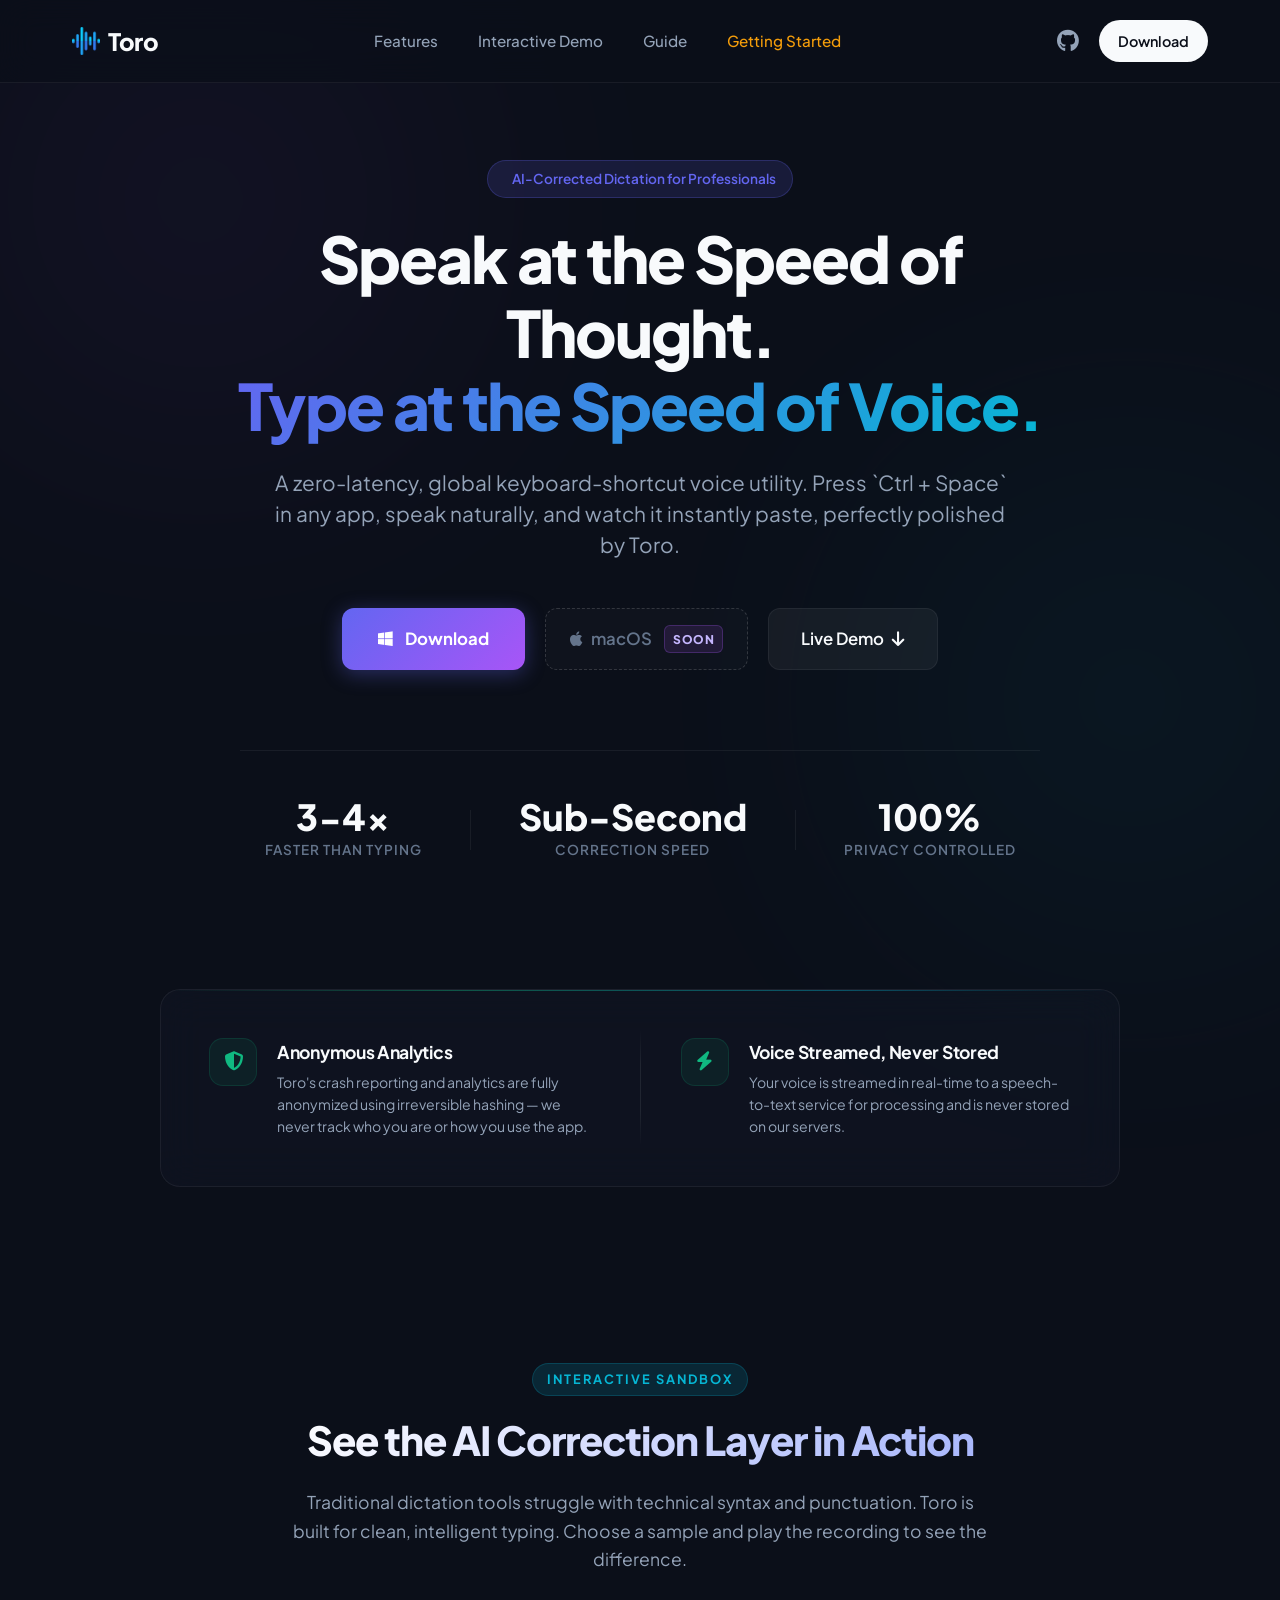
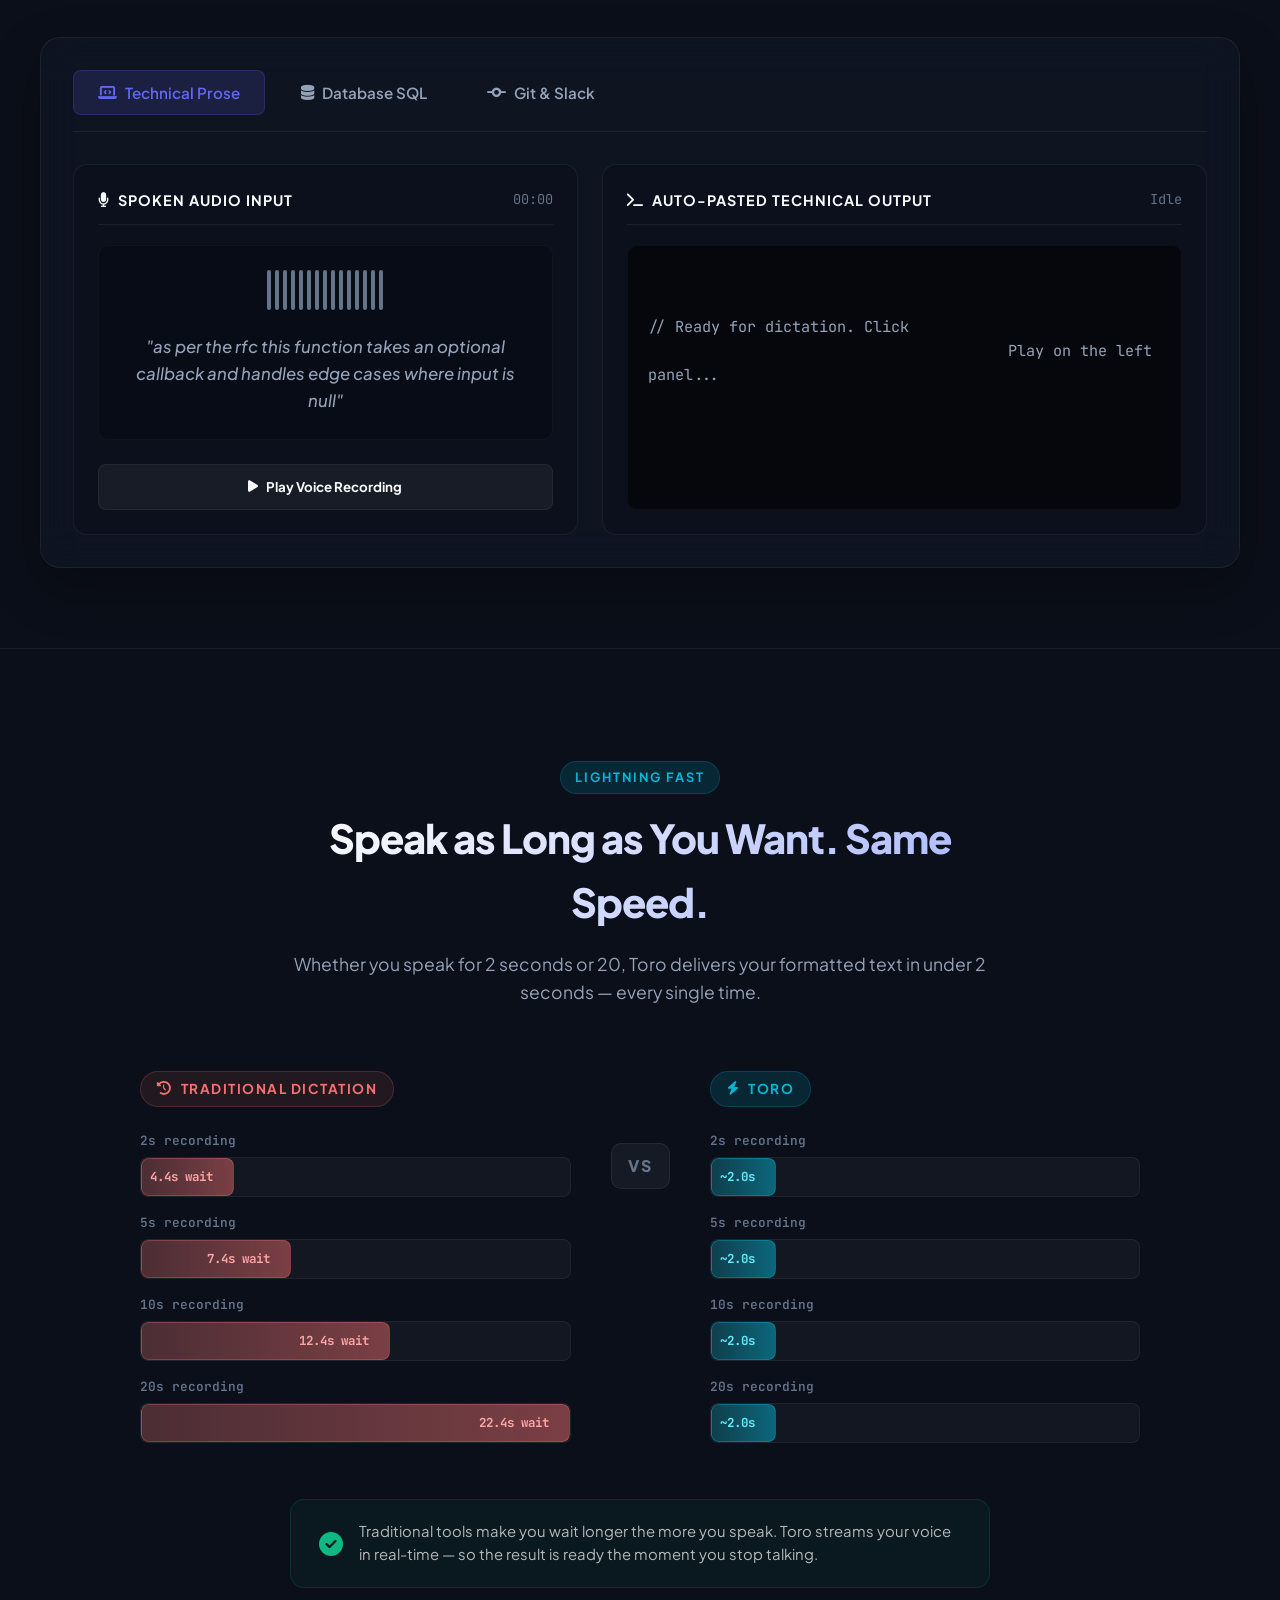
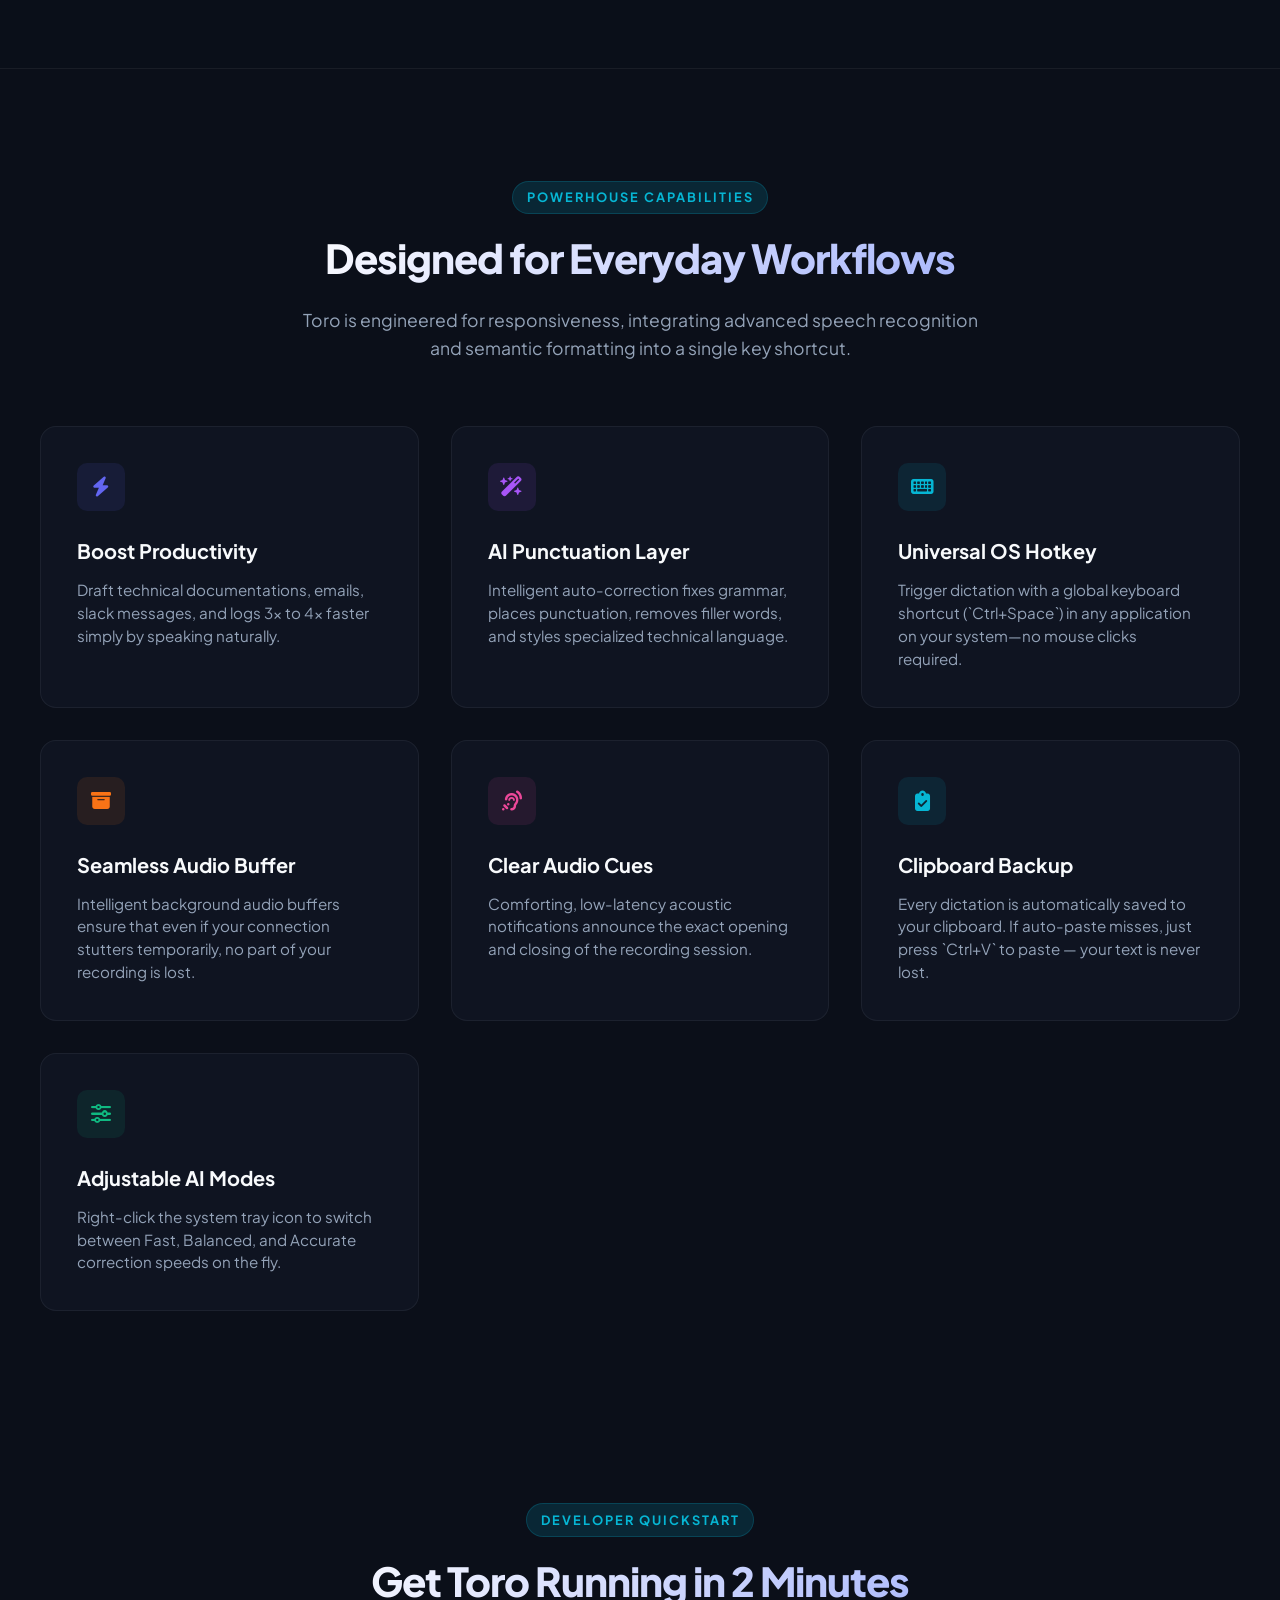
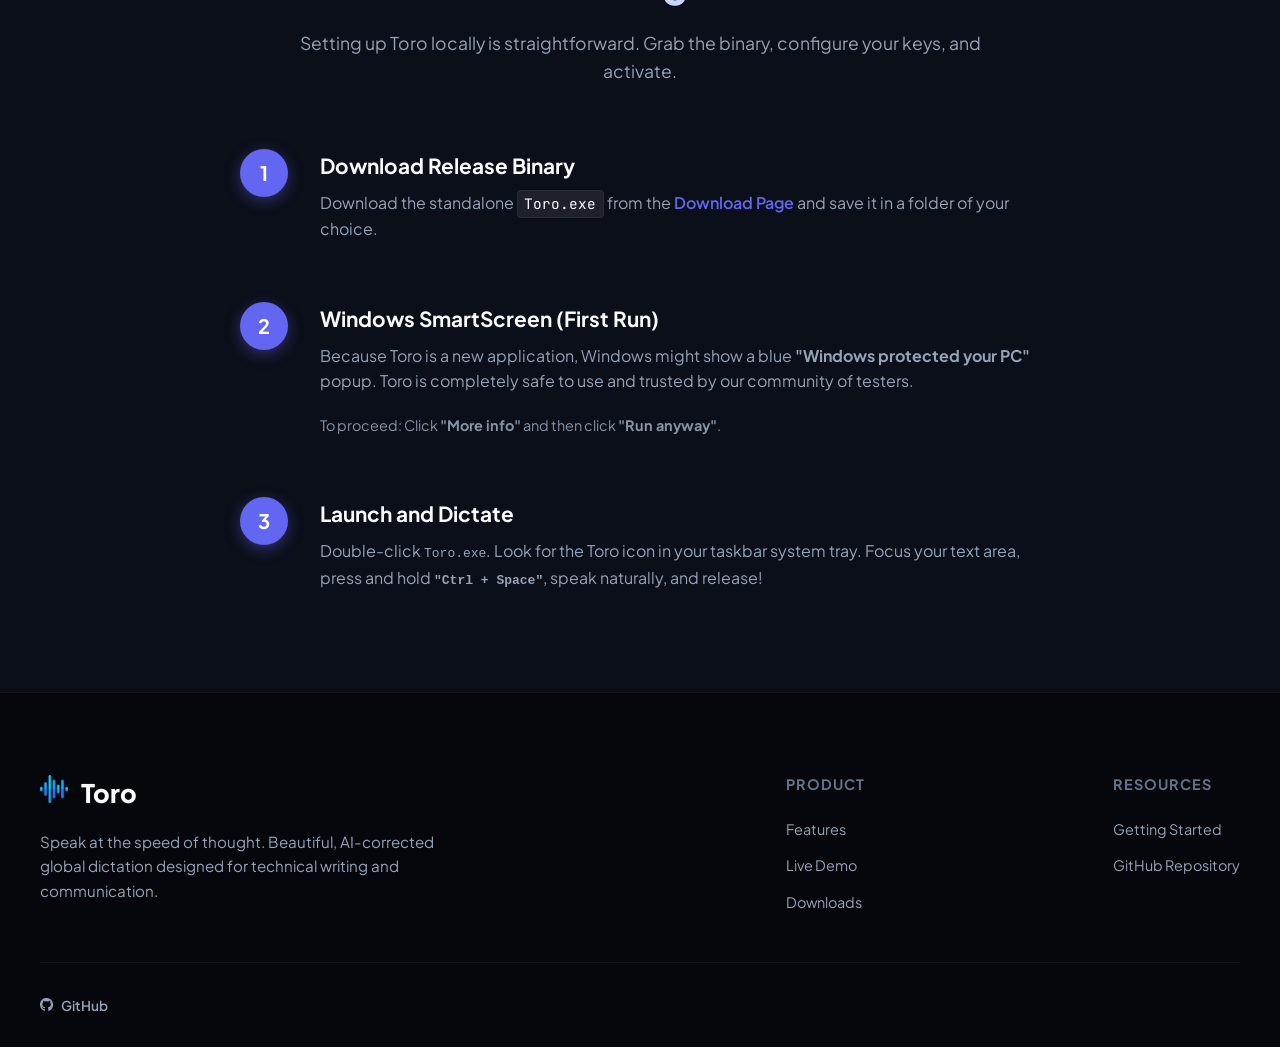
<file: index.html>
<!DOCTYPE html>
<html lang="en">

<head>
    <meta charset="UTF-8">
    <meta name="viewport" content="width=device-width, initial-scale=1.0">
    <title>Toro | AI-Corrected Dictation for Everyone</title>
    <meta name="description"
        content="Toro is a zero-latency, global keyboard-triggered voice-to-text desktop utility. Dictate naturally and watch your words auto-correct instantly in any application.">

    <!-- Google Fonts -->
    <link rel="preconnect" href="https://fonts.googleapis.com">
    <link rel="preconnect" href="https://fonts.gstatic.com" crossorigin>
    <link
        href="https://fonts.googleapis.com/css2?family=JetBrains+Mono:wght@400;500;700&family=Plus+Jakarta+Sans:wght@400;500;600;700;800&display=swap"
        rel="stylesheet">

    <!-- Stylesheet -->
    <link rel="stylesheet" href="styles.css">

    <!-- FontAwesome Icons -->
    <link rel="stylesheet" href="https://cdnjs.cloudflare.com/ajax/libs/font-awesome/6.4.0/css/all.min.css">
</head>

<body>
    <!-- Background Glows -->
    <div class="glow-bg glow-purple"></div>
    <div class="glow-bg glow-cyan"></div>

    <!-- Navigation Header -->
    <header class="navbar" id="site-header">
        <div class="nav-container">
            <a href="#" class="nav-logo" id="nav-logo-link">
                <span class="logo-icon"><img src="assets/icon.ico" alt="Toro Logo Icon" class="logo-img-icon"></span>
                <span class="logo-text">Toro</span>
            </a>
            <nav class="nav-links" id="main-navigation">
                <a href="#features" class="nav-item">Features</a>
                <a href="#interactive-simulator" class="nav-item">Interactive Demo</a>
                <a href="#installation" class="nav-item">Guide</a>
                <a href="/getting-started.html" class="nav-item" style="color: #f59e0b;">Getting Started</a>
            </nav>
            <div class="nav-actions">
                <a href="https://github.com/ramprasanth0/toro-app" target="_blank" class="github-btn"
                    id="github-nav-btn" aria-label="View on GitHub">
                    <i class="fab fa-github"></i>
                </a>
                <a href="/thank-you.html" class="cta-nav-btn" id="cta-header-download">Download</a>
            </div>
        </div>
    </header>

    <!-- Main Content -->
    <main>
        <!-- Hero Section -->
        <section class="hero-section" id="hero">
            <div class="hero-container">
                <div class="badge-container">
                    <span class="hero-badge"><i class="fa-solid fa-sparkles"></i> AI-Corrected Dictation for
                        Professionals</span>
                </div>
                <h1 class="hero-title">
                    Speak at the Speed of Thought.<br>
                    <span class="gradient-text">Type at the Speed of Voice.</span>
                </h1>
                <p class="hero-subtitle">
                    A zero-latency, global keyboard-shortcut voice utility. Press `Ctrl + Space` in any app, speak
                    naturally, and watch it instantly paste, perfectly polished by Toro.
                </p>
                <div class="hero-ctas">
                    <a href="/thank-you.html" class="hero-cta-primary" id="cta-hero-download">
                        <i class="fa-brands fa-windows"></i> Download
                    </a>
                    <div class="hero-cta-macos">
                        <i class="fa-brands fa-apple"></i> macOS <span class="soon-badge">Soon</span>
                    </div>
                    <a href="#interactive-simulator" class="hero-cta-secondary" id="cta-hero-demo">
                        Live Demo <i class="fa-solid fa-arrow-down"></i>
                    </a>
                </div>
                <div class="hero-metrics">
                    <div class="metric-card">
                        <span class="metric-num">3-4x</span>
                        <span class="metric-label">Faster than Typing</span>
                    </div>
                    <div class="divider"></div>
                    <div class="metric-card">
                        <span class="metric-num">Sub-Second</span>
                        <span class="metric-label">Correction Speed</span>
                    </div>
                    <div class="divider"></div>
                    <div class="metric-card">
                        <span class="metric-num">100%</span>
                        <span class="metric-label">Privacy Controlled</span>
                    </div>
                </div>
            </div>
        </section>

        <!-- Privacy Trust Section -->
        <section class="privacy-section" id="privacy-trust">
            <div class="section-container">
                <div class="privacy-strip">
                    <div class="privacy-pillar" id="privacy-no-pii">
                        <div class="privacy-icon-ring">
                            <i class="fa-solid fa-shield-halved"></i>
                        </div>
                        <div class="privacy-pillar-content">
                            <h3 class="privacy-pillar-title">Anonymous Analytics</h3>
                            <p class="privacy-pillar-text">Toro's crash reporting and analytics are fully anonymized
                                using irreversible hashing — we never track who you are or how you use the app.</p>
                        </div>
                    </div>

                    <div class="privacy-divider-line"></div>

                    <div class="privacy-pillar" id="privacy-no-storage">
                        <div class="privacy-icon-ring">
                            <i class="fa-solid fa-bolt"></i>
                        </div>
                        <div class="privacy-pillar-content">
                            <h3 class="privacy-pillar-title">Voice Streamed, Never Stored</h3>
                            <p class="privacy-pillar-text">Your voice is streamed in real-time to a speech-to-text
                                service for processing and is never stored on our servers.</p>
                        </div>
                    </div>
                </div>
            </div>
        </section>

        <!-- Interactive Simulator Section -->
        <section class="simulator-section" id="interactive-simulator">
            <div class="section-container">
                <div class="section-header">
                    <span class="section-badge">Interactive Sandbox</span>
                    <h2 class="section-title">See the AI Correction Layer in Action</h2>
                    <p class="section-description">Traditional dictation tools struggle with technical syntax and
                        punctuation. Toro is built for clean, intelligent typing. Choose a sample and play the recording
                        to see the difference.</p>
                </div>

                <div class="simulator-widget">
                    <div class="simulator-tabs">
                        <button class="sim-tab active" data-sample="1" id="tab-sample-1">
                            <i class="fa-solid fa-laptop-code"></i> Technical Prose
                        </button>
                        <button class="sim-tab" data-sample="2" id="tab-sample-2">
                            <i class="fa-solid fa-database"></i> Database SQL
                        </button>
                        <button class="sim-tab" data-sample="3" id="tab-sample-3">
                            <i class="fa-solid fa-code-commit"></i> Git & Slack
                        </button>
                    </div>

                    <div class="simulator-body">
                        <!-- Left Panel: Input Audio Stream -->
                        <div class="sim-panel sim-input-panel">
                            <div class="panel-header">
                                <span class="panel-title"><i class="fa-solid fa-microphone"></i> Spoken Audio
                                    Input</span>
                                <span class="audio-timer" id="audio-duration">00:00</span>
                            </div>
                            <div class="audio-visualizer-box">
                                <div class="visualizer-bars" id="visualizer-waves">
                                    <span class="bar"></span><span class="bar"></span><span class="bar"></span><span
                                        class="bar"></span><span class="bar"></span><span class="bar"></span><span
                                        class="bar"></span><span class="bar"></span><span class="bar"></span><span
                                        class="bar"></span><span class="bar"></span><span class="bar"></span><span
                                        class="bar"></span><span class="bar"></span><span class="bar"></span>
                                </div>
                                <p class="spoken-transcript" id="spoken-text-display">"as per the rfc this function
                                    takes an optional callback and handles edge cases where input is null"</p>
                            </div>
                            <div class="panel-actions">
                                <button class="play-audio-btn" id="play-sample-trigger">
                                    <i class="fa-solid fa-play"></i> Play Voice Recording
                                </button>
                            </div>
                        </div>

                        <!-- Right Panel: Output Editor -->
                        <div class="sim-panel sim-output-panel">
                            <div class="panel-header">
                                <span class="panel-title"><i class="fa-solid fa-terminal"></i> Auto-Pasted Technical
                                    Output</span>
                                <span class="copy-status" id="paste-status-indicator">Idle</span>
                            </div>
                            <div class="editor-mockup">

                                <div class="editor-content-area">
                                    <p class="editor-pasted-text" id="editor-result-text">// Ready for dictation. Click
                                        Play on the left panel...</p>
                                </div>
                            </div>
                        </div>
                    </div>
                </div>
            </div>
        </section>

        <!-- Speed Visual Section -->
        <section class="speed-section" id="speed">
            <div class="section-container">
                <div class="section-header">
                    <span class="section-badge">Lightning Fast</span>
                    <h2 class="section-title">Speak as Long as You Want. Same Speed.</h2>
                    <p class="section-description">Whether you speak for 2 seconds or 20, Toro delivers your
                        formatted text in under 2 seconds — every single time.</p>
                </div>

                <div class="speed-visual-container" id="speed-visual">
                    <!-- Left: Traditional dictation -->
                    <div class="speed-column">
                        <div class="speed-column-header">
                            <span class="speed-label old-label"><i class="fa-solid fa-clock-rotate-left"></i>
                                Traditional Dictation</span>
                        </div>
                        <div class="speed-bars-container">
                            <div class="speed-bar-row">
                                <span class="speed-bar-label">2s recording</span>
                                <div class="speed-bar-track">
                                    <div class="speed-bar speed-bar-old" data-width="18" style="width: 0%;">
                                        <span class="speed-bar-time">4.4s wait</span>
                                    </div>
                                </div>
                            </div>
                            <div class="speed-bar-row">
                                <span class="speed-bar-label">5s recording</span>
                                <div class="speed-bar-track">
                                    <div class="speed-bar speed-bar-old" data-width="35" style="width: 0%;">
                                        <span class="speed-bar-time">7.4s wait</span>
                                    </div>
                                </div>
                            </div>
                            <div class="speed-bar-row">
                                <span class="speed-bar-label">10s recording</span>
                                <div class="speed-bar-track">
                                    <div class="speed-bar speed-bar-old" data-width="58" style="width: 0%;">
                                        <span class="speed-bar-time">12.4s wait</span>
                                    </div>
                                </div>
                            </div>
                            <div class="speed-bar-row">
                                <span class="speed-bar-label">20s recording</span>
                                <div class="speed-bar-track">
                                    <div class="speed-bar speed-bar-old" data-width="100" style="width: 0%;">
                                        <span class="speed-bar-time">22.4s wait</span>
                                    </div>
                                </div>
                            </div>
                        </div>
                    </div>

                    <!-- Divider -->
                    <div class="speed-divider">
                        <span class="speed-vs">VS</span>
                    </div>

                    <!-- Right: Toro -->
                    <div class="speed-column">
                        <div class="speed-column-header">
                            <span class="speed-label toro-label"><i class="fa-solid fa-bolt"></i> Toro</span>
                        </div>
                        <div class="speed-bars-container">
                            <div class="speed-bar-row">
                                <span class="speed-bar-label">2s recording</span>
                                <div class="speed-bar-track">
                                    <div class="speed-bar speed-bar-toro" data-width="8" style="width: 0%;">
                                        <span class="speed-bar-time">~2.0s</span>
                                    </div>
                                </div>
                            </div>
                            <div class="speed-bar-row">
                                <span class="speed-bar-label">5s recording</span>
                                <div class="speed-bar-track">
                                    <div class="speed-bar speed-bar-toro" data-width="8" style="width: 0%;">
                                        <span class="speed-bar-time">~2.0s</span>
                                    </div>
                                </div>
                            </div>
                            <div class="speed-bar-row">
                                <span class="speed-bar-label">10s recording</span>
                                <div class="speed-bar-track">
                                    <div class="speed-bar speed-bar-toro" data-width="8" style="width: 0%;">
                                        <span class="speed-bar-time">~2.0s</span>
                                    </div>
                                </div>
                            </div>
                            <div class="speed-bar-row">
                                <span class="speed-bar-label">20s recording</span>
                                <div class="speed-bar-track">
                                    <div class="speed-bar speed-bar-toro" data-width="8" style="width: 0%;">
                                        <span class="speed-bar-time">~2.0s</span>
                                    </div>
                                </div>
                            </div>
                        </div>
                    </div>
                </div>

                <!-- Takeaway -->
                <div class="speed-takeaway">
                    <div class="takeaway-icon"><i class="fa-solid fa-check-circle"></i></div>
                    <p>Traditional tools make you wait longer the more you speak. Toro streams your voice in real-time —
                        so the result is ready the moment you stop talking.</p>
                </div>
            </div>
        </section>

        <!-- Feature Grid Section -->
        <section class="features-section" id="features">
            <div class="section-container">
                <div class="section-header">
                    <span class="section-badge">Powerhouse Capabilities</span>
                    <h2 class="section-title">Designed for Everyday Workflows</h2>
                    <p class="section-description">Toro is engineered for responsiveness, integrating advanced speech
                        recognition and semantic formatting into a single key shortcut.</p>
                </div>

                <div class="features-grid">
                    <div class="feature-card">
                        <div class="card-icon-container purple-tint">
                            <i class="fa-solid fa-bolt"></i>
                        </div>
                        <h3 class="card-title">Boost Productivity</h3>
                        <p class="card-text">Draft technical documentations, emails, slack messages, and logs 3x to 4x
                            faster simply by speaking naturally.</p>
                    </div>

                    <div class="feature-card">
                        <div class="card-icon-container blue-tint">
                            <i class="fa-solid fa-wand-magic-sparkles"></i>
                        </div>
                        <h3 class="card-title">AI Punctuation Layer</h3>
                        <p class="card-text">Intelligent auto-correction fixes grammar, places punctuation, removes
                            filler words, and styles specialized technical language.</p>
                    </div>

                    <div class="feature-card">
                        <div class="card-icon-container cyan-tint">
                            <i class="fa-solid fa-keyboard"></i>
                        </div>
                        <h3 class="card-title">Universal OS Hotkey</h3>
                        <p class="card-text">Trigger dictation with a global keyboard shortcut (`Ctrl+Space`) in any
                            application on your system—no mouse clicks required.</p>
                    </div>

                    <div class="feature-card">
                        <div class="card-icon-container orange-tint">
                            <i class="fa-solid fa-box-archive"></i>
                        </div>
                        <h3 class="card-title">Seamless Audio Buffer</h3>
                        <p class="card-text">Intelligent background audio buffers ensure that even if your connection
                            stutters temporarily, no part of your recording is lost.</p>
                    </div>

                    <div class="feature-card">
                        <div class="card-icon-container pink-tint">
                            <i class="fa-solid fa-ear-listen"></i>
                        </div>
                        <h3 class="card-title">Clear Audio Cues</h3>
                        <p class="card-text">Comforting, low-latency acoustic notifications announce the exact opening
                            and closing of the recording session.</p>
                    </div>

                    <div class="feature-card">
                        <div class="card-icon-container cyan-tint">
                            <i class="fa-solid fa-clipboard-check"></i>
                        </div>
                        <h3 class="card-title">Clipboard Backup</h3>
                        <p class="card-text">Every dictation is automatically saved to your clipboard. If auto-paste
                            misses, just press `Ctrl+V` to paste — your text is never lost.</p>
                    </div>

                    <div class="feature-card">
                        <div class="card-icon-container green-tint">
                            <i class="fa-solid fa-sliders"></i>
                        </div>
                        <h3 class="card-title">Adjustable AI Modes</h3>
                        <p class="card-text">Right-click the system tray icon to switch between Fast, Balanced, and
                            Accurate correction speeds on the fly.</p>
                    </div>
                </div>
            </div>
        </section>

        <!-- Installation & Configuration Guide -->
        <section class="guide-section" id="installation">
            <div class="section-container">
                <div class="section-header">
                    <span class="section-badge">Developer Quickstart</span>
                    <h2 class="section-title">Get Toro Running in 2 Minutes</h2>
                    <p class="section-description">Setting up Toro locally is straightforward. Grab the binary,
                        configure your keys, and activate.</p>
                </div>

                <div class="guide-steps">
                    <div class="guide-step">
                        <div class="step-circle">1</div>
                        <div class="step-info">
                            <h3>Download Release Binary</h3>
                            <p>Download the standalone <code class="inline-code">Toro.exe</code> from the <a
                                    href="/thank-you.html" class="highlight-link">Download Page</a> and save it in a
                                folder of your choice.</p>
                        </div>
                    </div>

                    <div class="guide-step">
                        <div class="step-circle">2</div>
                        <div class="step-info">
                            <h3>Windows SmartScreen (First Run)</h3>
                            <p>Because Toro is a new application, Windows might show a blue <strong>"Windows protected
                                    your PC"</strong> popup. Toro is completely safe to use and trusted by our community
                                of testers.</p>
                            <p style="margin-top: 10px; font-size: 0.9em; opacity: 0.9;">
                                To proceed: Click <strong>"More info"</strong> and then click <strong>"Run
                                    anyway"</strong>.
                            </p>
                        </div>
                    </div>

                    <div class="guide-step">
                        <div class="step-circle">3</div>
                        <div class="step-info">
                            <h3>Launch and Dictate</h3>
                            <p>Double-click <code>Toro.exe</code>. Look for the Toro icon in your taskbar system tray.
                                Focus your text area, press and hold <strong><code>"Ctrl + Space"</code></strong>, speak
                                naturally, and release!</p>
                        </div>
                    </div>
                </div>
            </div>
        </section>
    </main>

    <!-- Footer -->
    <footer class="site-footer">
        <div class="footer-container">
            <div class="footer-left">
                <span class="footer-logo"><img src="assets/icon.ico" alt="Toro Logo Icon"
                        class="logo-img-icon footer-logo-img"> Toro</span>
                <p>Speak at the speed of thought. Beautiful, AI-corrected global dictation designed for technical
                    writing and communication.</p>
            </div>
            <div class="footer-right">
                <div class="footer-col">
                    <h4>Product</h4>
                    <a href="#features">Features</a>
                    <a href="#interactive-simulator">Live Demo</a>
                    <a href="/thank-you.html">Downloads</a>
                </div>
                <div class="footer-col">
                    <h4>Resources</h4>
                    <a href="/getting-started.html">Getting Started</a>
                    <a href="https://github.com/ramprasanth0/toro-app" target="_blank">GitHub Repository</a>
                </div>
            </div>
        </div>
        <div class="footer-bottom">
            <!-- <p>&copy; 2026 Toro. MIT License. Built for creators and developers.</p> -->
            <a href="https://github.com/ramprasanth0/toro-app" class="github-footer-link"
                aria-label="View Project on GitHub"><i class="fab fa-github"></i> GitHub</a>
        </div>
    </footer>

    <!-- Script -->
    <script src="app.js"></script>
</body>

</html>
</file>
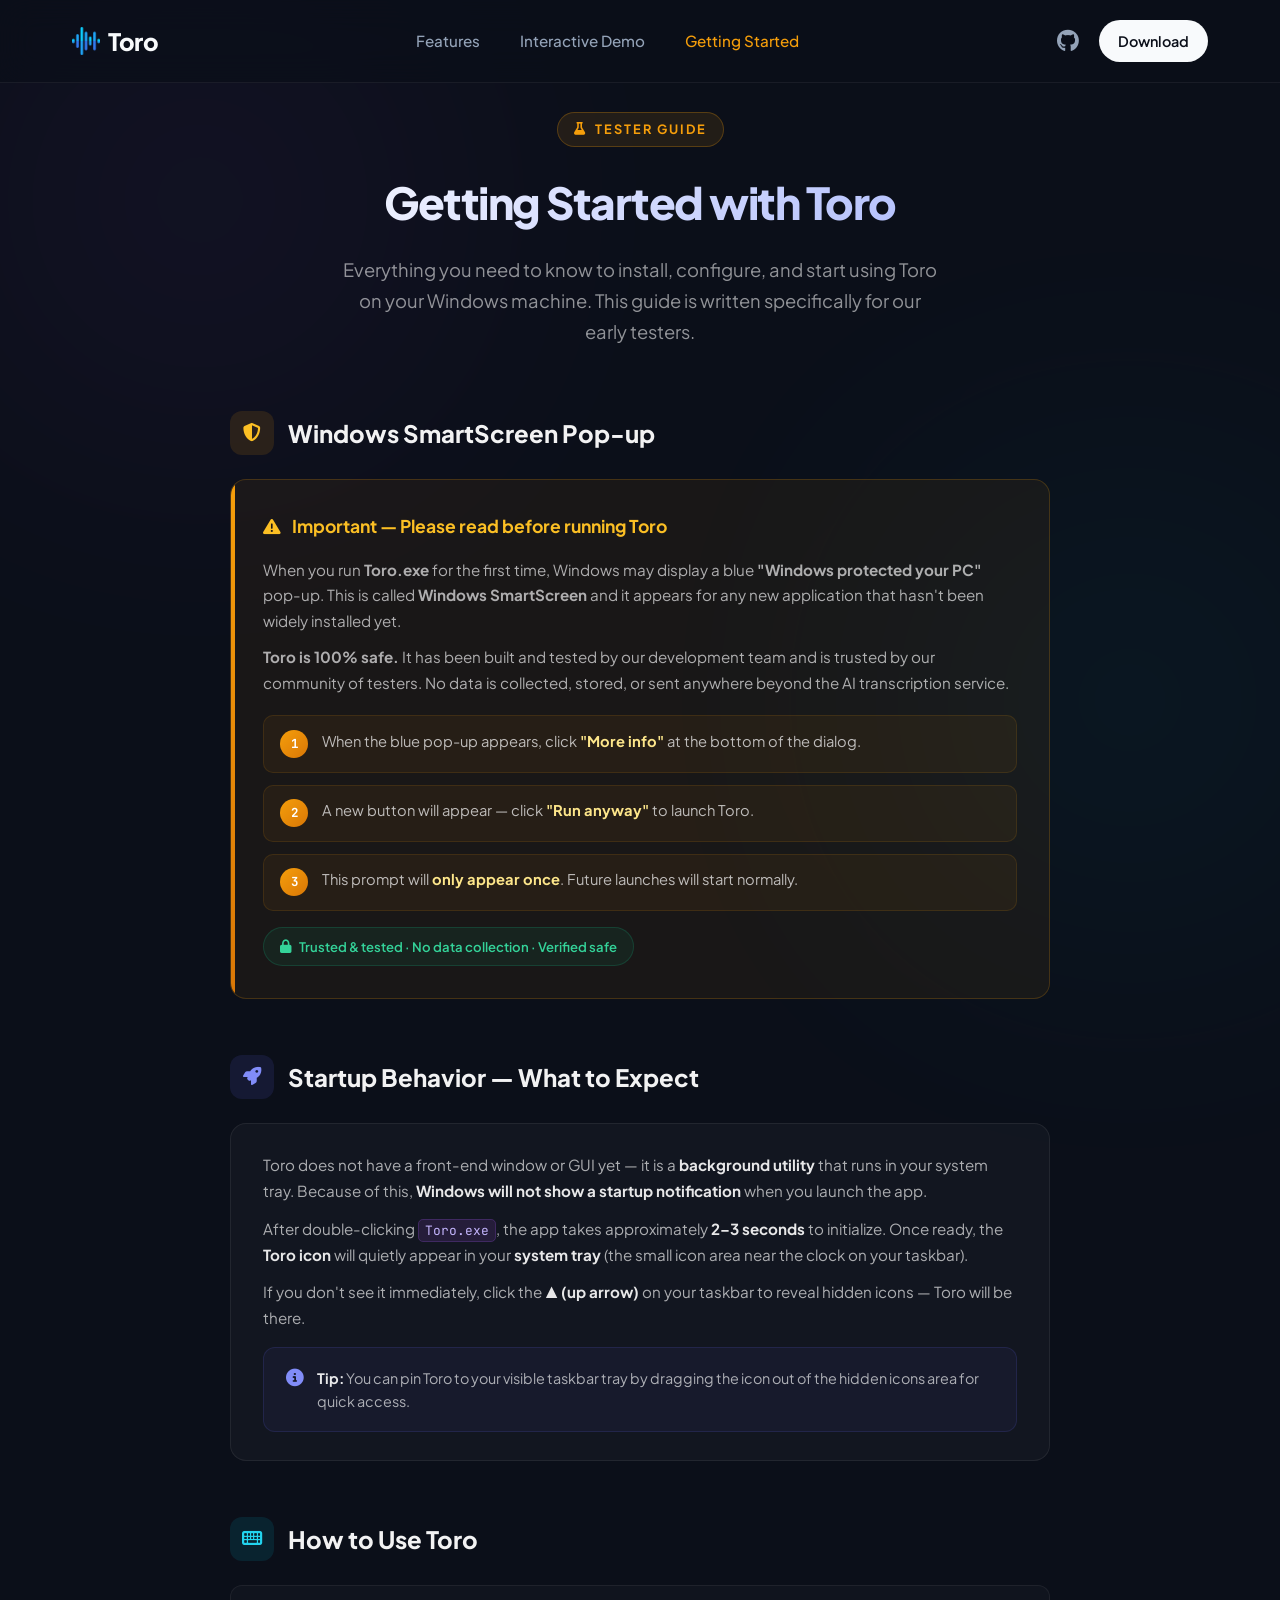
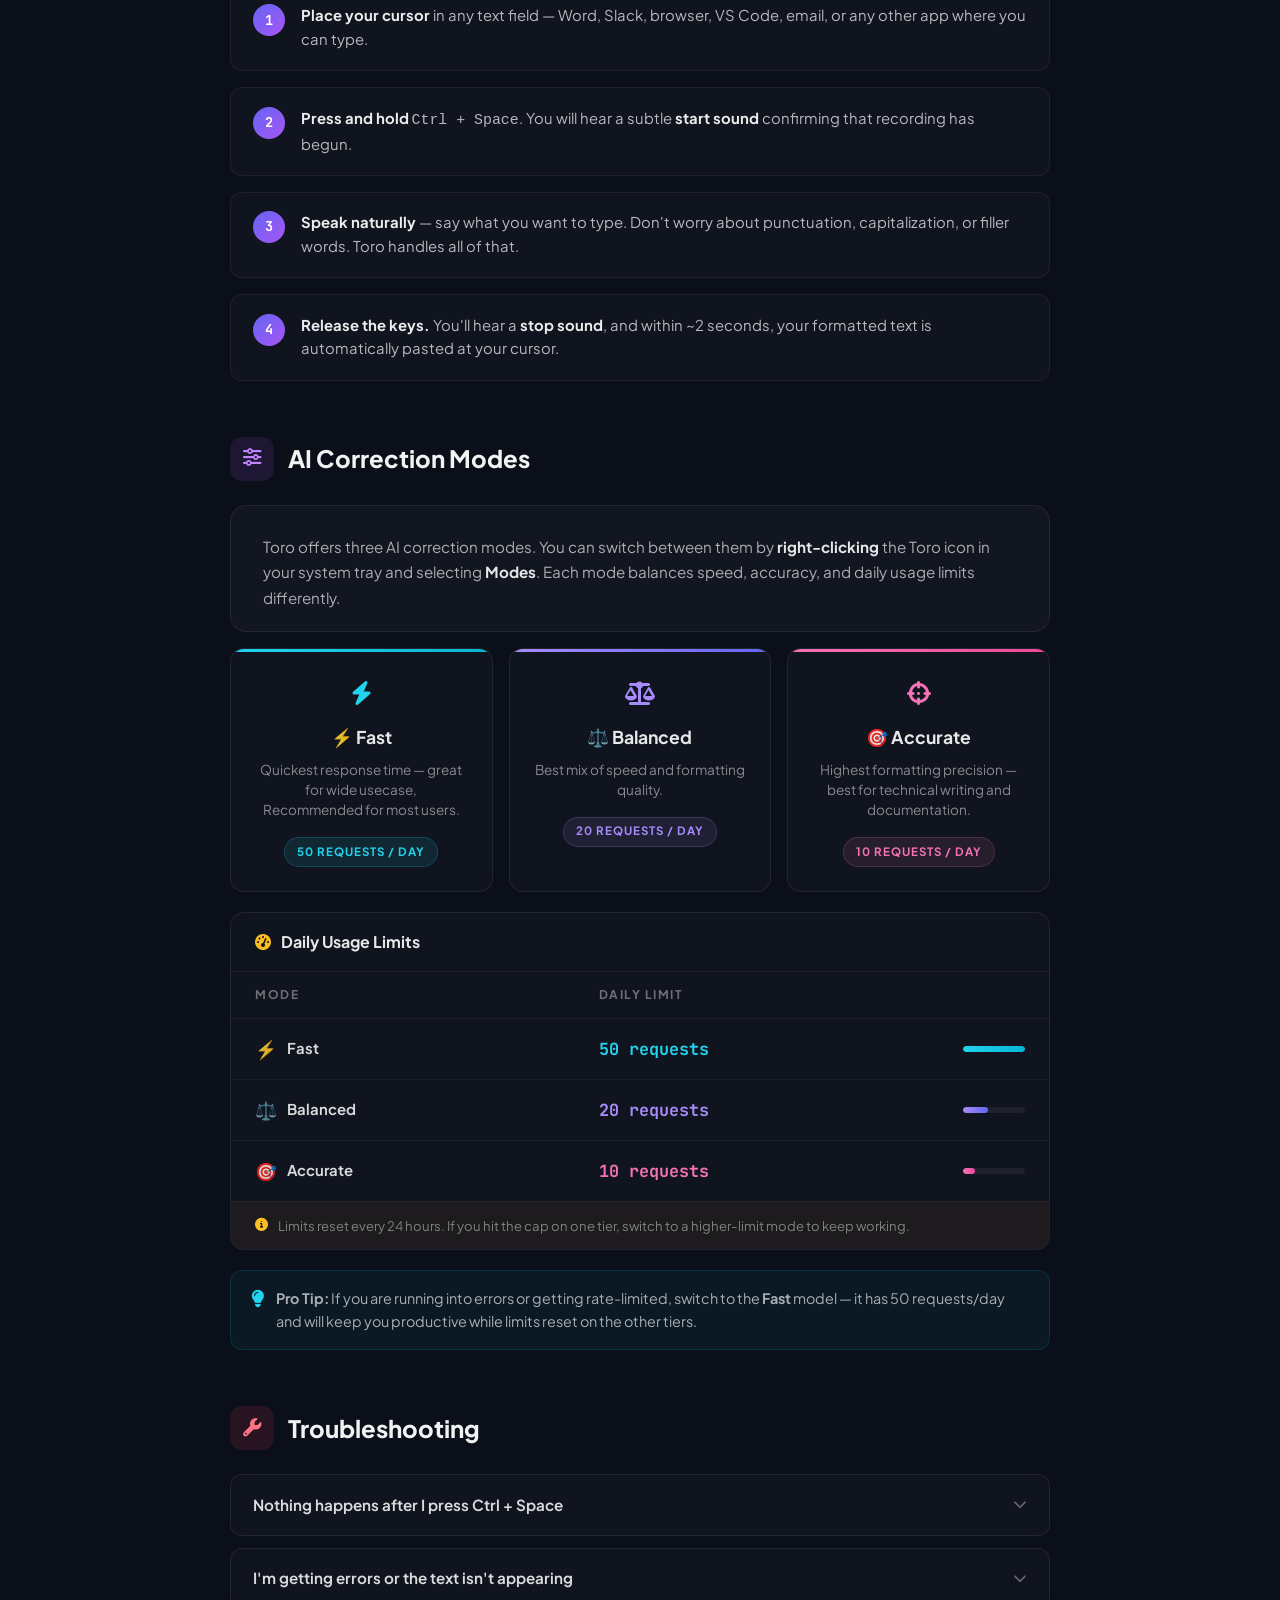
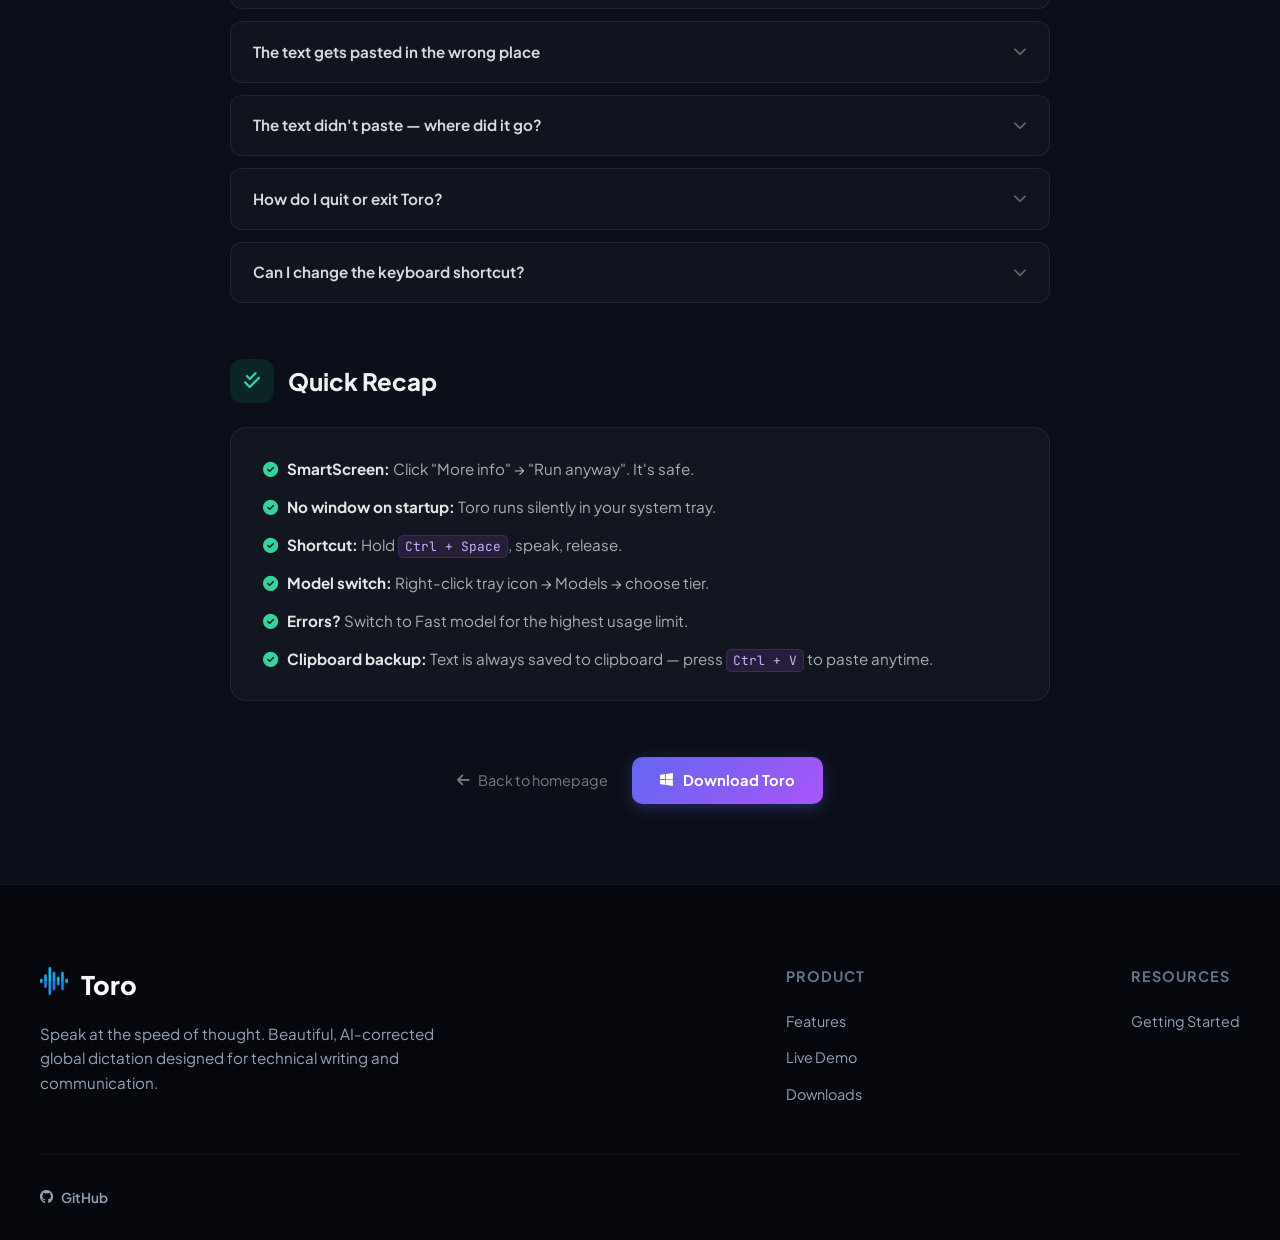
<file: getting-started.html>
<!DOCTYPE html>
<html lang="en">

<head>
    <meta charset="UTF-8">
    <meta name="viewport" content="width=device-width, initial-scale=1.0">
    <title>Getting Started | Toro — Setup Guide for Testers</title>
    <meta name="description"
        content="Step-by-step setup guide for Toro test users. Learn how to install, configure, and get the most out of Toro's AI-corrected dictation on Windows.">

    <!-- Google Fonts -->
    <link rel="preconnect" href="https://fonts.googleapis.com">
    <link rel="preconnect" href="https://fonts.gstatic.com" crossorigin>
    <link
        href="https://fonts.googleapis.com/css2?family=JetBrains+Mono:wght@400;500;700&family=Plus+Jakarta+Sans:wght@400;500;600;700;800&display=swap"
        rel="stylesheet">

    <!-- Stylesheet -->
    <link rel="stylesheet" href="styles.css">

    <!-- FontAwesome Icons -->
    <link rel="stylesheet" href="https://cdnjs.cloudflare.com/ajax/libs/font-awesome/6.4.0/css/all.min.css">

    <style>
        /* ── Getting Started Page Specific Styles ── */
        .gs-page {
            padding: 7rem 2rem 5rem 2rem;
            position: relative;
            z-index: 1;
        }

        .gs-container {
            max-width: 820px;
            margin-left: auto;
            margin-right: auto;
        }

        /* Page Header */
        .gs-hero {
            text-align: center;
            margin-bottom: 4rem;
            animation: gsFadeIn 0.6s ease-out forwards;
        }

        @keyframes gsFadeIn {
            from {
                opacity: 0;
                transform: translateY(20px);
            }

            to {
                opacity: 1;
                transform: translateY(0);
            }
        }

        .gs-hero-badge {
            display: inline-flex;
            align-items: center;
            gap: 0.5rem;
            font-size: 0.8rem;
            font-weight: 700;
            text-transform: uppercase;
            letter-spacing: 2px;
            color: #f59e0b;
            background: rgba(245, 158, 11, 0.1);
            padding: 0.4rem 1rem;
            border-radius: 99px;
            border: 1px solid rgba(245, 158, 11, 0.25);
            margin-bottom: 1.25rem;
        }

        .gs-hero h1 {
            font-family: 'Plus Jakarta Sans', sans-serif;
            font-size: 2.75rem;
            font-weight: 800;
            letter-spacing: -1.5px;
            margin-bottom: 1rem;
            background: linear-gradient(135deg, #fff 0%, #a5b4fc 100%);
            -webkit-background-clip: text;
            background-clip: text;
            -webkit-text-fill-color: transparent;
        }

        .gs-hero p {
            font-size: 1.15rem;
            color: rgba(255, 255, 255, 0.55);
            max-width: 600px;
            margin: 0 auto;
            line-height: 1.7;
        }

        /* Section Blocks */
        .gs-section {
            margin-bottom: 3.5rem;
            animation: gsFadeIn 0.5s ease-out forwards;
        }

        .gs-section-header {
            display: flex;
            align-items: center;
            gap: 0.85rem;
            margin-bottom: 1.5rem;
        }

        .gs-section-icon {
            width: 44px;
            height: 44px;
            border-radius: 12px;
            display: flex;
            align-items: center;
            justify-content: center;
            font-size: 1.15rem;
            flex-shrink: 0;
        }

        .gs-section-icon.blue {
            background: rgba(99, 102, 241, 0.12);
            color: #818cf8;
        }

        .gs-section-icon.amber {
            background: rgba(245, 158, 11, 0.12);
            color: #fbbf24;
        }

        .gs-section-icon.cyan {
            background: rgba(6, 182, 212, 0.12);
            color: #22d3ee;
        }

        .gs-section-icon.green {
            background: rgba(16, 185, 129, 0.12);
            color: #34d399;
        }

        .gs-section-icon.rose {
            background: rgba(244, 63, 94, 0.12);
            color: #fb7185;
        }

        .gs-section-icon.purple {
            background: rgba(168, 85, 247, 0.12);
            color: #c084fc;
        }

        .gs-section-header h2 {
            font-family: 'Plus Jakarta Sans', sans-serif;
            font-size: 1.5rem;
            font-weight: 750;
            color: rgba(255, 255, 255, 0.95);
        }

        /* Card Containers */
        .gs-card {
            background: rgba(255, 255, 255, 0.03);
            border: 1px solid rgba(255, 255, 255, 0.07);
            border-radius: 16px;
            padding: 1.75rem 2rem;
            backdrop-filter: blur(16px);
            -webkit-backdrop-filter: blur(16px);
            transition: all 0.3s cubic-bezier(0.4, 0, 0.2, 1);
        }

        .gs-card:hover {
            border-color: rgba(99, 102, 241, 0.2);
            background: rgba(255, 255, 255, 0.045);
        }

        .gs-card p {
            color: rgba(255, 255, 255, 0.65);
            font-size: 0.95rem;
            line-height: 1.7;
            margin-bottom: 0;
        }

        .gs-card p+p {
            margin-top: 0.75rem;
        }

        .gs-card strong {
            color: rgba(255, 255, 255, 0.9);
        }

        .gs-card code {
            background: rgba(168, 85, 247, 0.12);
            border: 1px solid rgba(168, 85, 247, 0.2);
            padding: 0.15em 0.45em;
            border-radius: 5px;
            font-family: 'JetBrains Mono', monospace;
            font-size: 0.85em;
            color: #c4b5fd;
        }

        /* SmartScreen Warning Callout */
        .gs-warning-callout {
            background: rgba(245, 158, 11, 0.06);
            border: 1px solid rgba(245, 158, 11, 0.2);
            border-radius: 16px;
            padding: 2rem;
            position: relative;
            overflow: hidden;
        }

        .gs-warning-callout::before {
            content: '';
            position: absolute;
            top: 0;
            left: 0;
            width: 4px;
            height: 100%;
            background: linear-gradient(180deg, #f59e0b, #d97706);
            border-radius: 4px 0 0 4px;
        }

        .gs-warning-title {
            display: flex;
            align-items: center;
            gap: 0.7rem;
            font-family: 'Plus Jakarta Sans', sans-serif;
            font-size: 1.1rem;
            font-weight: 700;
            color: #fbbf24;
            margin-bottom: 1rem;
        }

        .gs-warning-callout p {
            color: rgba(255, 255, 255, 0.65);
            font-size: 0.95rem;
            line-height: 1.7;
        }

        .gs-warning-callout p+p {
            margin-top: 0.6rem;
        }

        .gs-steps-mini {
            display: flex;
            flex-direction: column;
            gap: 0.75rem;
            margin-top: 1.25rem;
        }

        .gs-step-mini {
            display: flex;
            align-items: flex-start;
            gap: 0.85rem;
            padding: 0.85rem 1rem;
            background: rgba(245, 158, 11, 0.06);
            border: 1px solid rgba(245, 158, 11, 0.12);
            border-radius: 10px;
            transition: all 0.25s ease;
        }

        .gs-step-mini:hover {
            background: rgba(245, 158, 11, 0.1);
            border-color: rgba(245, 158, 11, 0.25);
        }

        .gs-step-mini-num {
            flex-shrink: 0;
            width: 28px;
            height: 28px;
            border-radius: 50%;
            background: linear-gradient(135deg, #f59e0b, #d97706);
            color: #fff;
            font-weight: 700;
            font-size: 0.78rem;
            display: flex;
            align-items: center;
            justify-content: center;
            font-family: 'JetBrains Mono', monospace;
        }

        .gs-step-mini-text {
            color: rgba(255, 255, 255, 0.7);
            font-size: 0.92rem;
            line-height: 1.5;
        }

        .gs-step-mini-text strong {
            color: #fde68a;
        }

        /* Safety Badge */
        .gs-safety-badge {
            display: inline-flex;
            align-items: center;
            gap: 0.5rem;
            margin-top: 1rem;
            padding: 0.5rem 1rem;
            background: rgba(16, 185, 129, 0.08);
            border: 1px solid rgba(16, 185, 129, 0.2);
            border-radius: 99px;
            font-size: 0.82rem;
            font-weight: 600;
            color: #34d399;
        }

        /* Model Cards Grid */
        .gs-models-grid {
            display: grid;
            grid-template-columns: repeat(3, 1fr);
            gap: 1rem;
            margin-top: 0.5rem;
        }

        .gs-model-card {
            background: rgba(255, 255, 255, 0.025);
            border: 1px solid rgba(255, 255, 255, 0.07);
            border-radius: 14px;
            padding: 1.5rem;
            text-align: center;
            transition: all 0.3s cubic-bezier(0.4, 0, 0.2, 1);
            position: relative;
            overflow: hidden;
        }

        .gs-model-card:hover {
            transform: translateY(-3px);
            border-color: rgba(99, 102, 241, 0.3);
            box-shadow: 0 8px 24px rgba(0, 0, 0, 0.2);
        }

        .gs-model-card::before {
            content: '';
            position: absolute;
            top: 0;
            left: 0;
            right: 0;
            height: 3px;
        }

        .gs-model-card.fast::before {
            background: linear-gradient(90deg, #22d3ee, #06b6d4);
        }

        .gs-model-card.balanced::before {
            background: linear-gradient(90deg, #a78bfa, #6366f1);
        }

        .gs-model-card.accurate::before {
            background: linear-gradient(90deg, #f472b6, #ec4899);
        }

        .gs-model-icon {
            font-size: 1.5rem;
            margin-bottom: 0.75rem;
        }

        .gs-model-card.fast .gs-model-icon {
            color: #22d3ee;
        }

        .gs-model-card.balanced .gs-model-icon {
            color: #a78bfa;
        }

        .gs-model-card.accurate .gs-model-icon {
            color: #f472b6;
        }

        .gs-model-name {
            font-family: 'Plus Jakarta Sans', sans-serif;
            font-size: 1.1rem;
            font-weight: 700;
            color: rgba(255, 255, 255, 0.9);
            margin-bottom: 0.5rem;
        }

        .gs-model-desc {
            color: rgba(255, 255, 255, 0.5);
            font-size: 0.85rem;
            line-height: 1.5;
            margin-bottom: 1rem;
        }

        .gs-model-tag {
            display: inline-block;
            font-size: 0.72rem;
            font-weight: 700;
            text-transform: uppercase;
            letter-spacing: 1px;
            padding: 0.3rem 0.75rem;
            border-radius: 99px;
        }

        .gs-model-card.fast .gs-model-tag {
            color: #22d3ee;
            background: rgba(34, 211, 238, 0.1);
            border: 1px solid rgba(34, 211, 238, 0.2);
        }

        .gs-model-card.balanced .gs-model-tag {
            color: #a78bfa;
            background: rgba(167, 139, 250, 0.1);
            border: 1px solid rgba(167, 139, 250, 0.2);
        }

        .gs-model-card.accurate .gs-model-tag {
            color: #f472b6;
            background: rgba(244, 114, 182, 0.1);
            border: 1px solid rgba(244, 114, 182, 0.2);
        }

        /* Model tip */
        .gs-model-tip {
            display: flex;
            align-items: flex-start;
            gap: 0.75rem;
            margin-top: 1.25rem;
            padding: 1rem 1.25rem;
            background: rgba(6, 182, 212, 0.06);
            border: 1px solid rgba(6, 182, 212, 0.15);
            border-radius: 12px;
        }

        .gs-model-tip i {
            color: #22d3ee;
            font-size: 1.1rem;
            margin-top: 0.15rem;
            flex-shrink: 0;
        }

        .gs-model-tip p {
            color: rgba(255, 255, 255, 0.65);
            font-size: 0.9rem;
            line-height: 1.6;
        }

        /* Numbered Steps */
        .gs-numbered-steps {
            display: flex;
            flex-direction: column;
            gap: 1rem;
        }

        .gs-numbered-step {
            display: flex;
            align-items: flex-start;
            gap: 1rem;
            padding: 1.15rem 1.35rem;
            background: rgba(255, 255, 255, 0.025);
            border: 1px solid rgba(255, 255, 255, 0.06);
            border-radius: 12px;
            transition: all 0.25s ease;
        }

        .gs-numbered-step:hover {
            background: rgba(255, 255, 255, 0.05);
            border-color: rgba(99, 102, 241, 0.15);
        }

        .gs-num {
            flex-shrink: 0;
            width: 32px;
            height: 32px;
            border-radius: 50%;
            background: linear-gradient(135deg, #6366f1, #a855f7);
            color: #fff;
            font-weight: 700;
            font-size: 0.85rem;
            display: flex;
            align-items: center;
            justify-content: center;
            font-family: 'JetBrains Mono', monospace;
        }

        .gs-num-text {
            color: rgba(255, 255, 255, 0.7);
            font-size: 0.93rem;
            line-height: 1.6;
        }

        .gs-num-text strong {
            color: rgba(255, 255, 255, 0.92);
        }

        /* Info Callout */
        .gs-info-callout {
            display: flex;
            align-items: flex-start;
            gap: 0.85rem;
            padding: 1.15rem 1.35rem;
            background: rgba(99, 102, 241, 0.06);
            border: 1px solid rgba(99, 102, 241, 0.15);
            border-radius: 12px;
            margin-top: 1rem;
        }

        .gs-info-callout i {
            color: #818cf8;
            font-size: 1.1rem;
            margin-top: 0.15rem;
            flex-shrink: 0;
        }

        .gs-info-callout p {
            color: rgba(255, 255, 255, 0.65);
            font-size: 0.9rem;
            line-height: 1.6;
        }

        /* FAQ Accordion */
        .gs-faq-list {
            display: flex;
            flex-direction: column;
            gap: 0.75rem;
        }

        .gs-faq-item {
            background: rgba(255, 255, 255, 0.025);
            border: 1px solid rgba(255, 255, 255, 0.07);
            border-radius: 12px;
            overflow: hidden;
            transition: all 0.25s ease;
        }

        .gs-faq-item:hover {
            border-color: rgba(99, 102, 241, 0.2);
        }

        .gs-faq-question {
            display: flex;
            align-items: center;
            justify-content: space-between;
            padding: 1.1rem 1.35rem;
            cursor: pointer;
            user-select: none;
            gap: 1rem;
            transition: background 0.2s ease;
        }

        .gs-faq-question:hover {
            background: rgba(255, 255, 255, 0.03);
        }

        .gs-faq-question span {
            font-weight: 650;
            font-size: 0.95rem;
            color: rgba(255, 255, 255, 0.85);
        }

        .gs-faq-question i {
            color: rgba(255, 255, 255, 0.35);
            font-size: 0.85rem;
            transition: transform 0.3s ease;
            flex-shrink: 0;
        }

        .gs-faq-item.open .gs-faq-question i {
            transform: rotate(180deg);
            color: #818cf8;
        }

        .gs-faq-answer {
            max-height: 0;
            overflow: hidden;
            transition: max-height 0.35s ease, padding 0.35s ease;
        }

        .gs-faq-item.open .gs-faq-answer {
            max-height: 300px;
        }

        .gs-faq-answer-inner {
            padding: 0 1.35rem 1.25rem;
            color: rgba(255, 255, 255, 0.55);
            font-size: 0.9rem;
            line-height: 1.7;
        }

        /* Divider */
        .gs-divider {
            height: 1px;
            background: rgba(255, 255, 255, 0.06);
            margin: 1rem 0;
        }

        /* Back and CTA links */
        .gs-footer-actions {
            display: flex;
            align-items: center;
            justify-content: center;
            gap: 1.5rem;
            margin-top: 3rem;
            flex-wrap: wrap;
        }

        .gs-back-link {
            display: inline-flex;
            align-items: center;
            gap: 0.5rem;
            color: rgba(255, 255, 255, 0.45);
            font-size: 0.9rem;
            text-decoration: none;
            transition: color 0.2s ease;
        }

        .gs-back-link:hover {
            color: rgba(255, 255, 255, 0.75);
        }

        .gs-download-link {
            display: inline-flex;
            align-items: center;
            gap: 0.6rem;
            text-decoration: none;
            color: #fff;
            background: linear-gradient(135deg, #6366f1 0%, #a855f7 100%);
            padding: 0.75rem 1.75rem;
            border-radius: 10px;
            font-weight: 700;
            font-size: 0.92rem;
            transition: all 0.3s cubic-bezier(0.4, 0, 0.2, 1);
            box-shadow: 0 4px 16px rgba(99, 102, 241, 0.3);
        }

        .gs-download-link:hover {
            transform: translateY(-2px);
            box-shadow: 0 6px 24px rgba(99, 102, 241, 0.5);
        }

        /* Daily Limits Table */
        .gs-limits-table-wrap {
            margin-top: 1.25rem;
            background: rgba(255, 255, 255, 0.025);
            border: 1px solid rgba(255, 255, 255, 0.07);
            border-radius: 14px;
            overflow: hidden;
        }

        .gs-limits-table-title {
            display: flex;
            align-items: center;
            gap: 0.6rem;
            padding: 1rem 1.5rem;
            font-family: 'Plus Jakarta Sans', sans-serif;
            font-size: 1rem;
            font-weight: 700;
            color: rgba(255, 255, 255, 0.9);
            border-bottom: 1px solid rgba(255, 255, 255, 0.06);
        }

        .gs-limits-table-title i {
            color: #fbbf24;
        }

        .gs-limits-table {
            width: 100%;
            border-collapse: collapse;
        }

        .gs-limits-table thead th {
            padding: 0.85rem 1.5rem;
            text-align: left;
            font-size: 0.75rem;
            font-weight: 700;
            text-transform: uppercase;
            letter-spacing: 1.5px;
            color: rgba(255, 255, 255, 0.4);
            border-bottom: 1px solid rgba(255, 255, 255, 0.06);
        }

        .gs-limits-table tbody tr {
            transition: background 0.2s ease;
        }

        .gs-limits-table tbody tr:hover {
            background: rgba(255, 255, 255, 0.03);
        }

        .gs-limits-table tbody tr:not(:last-child) td {
            border-bottom: 1px solid rgba(255, 255, 255, 0.04);
        }

        .gs-limits-table td {
            padding: 1rem 1.5rem;
            font-size: 0.93rem;
        }

        .gs-limits-mode {
            display: flex;
            align-items: center;
            gap: 0.65rem;
            font-weight: 650;
            color: rgba(255, 255, 255, 0.85);
        }

        .gs-limits-mode-emoji {
            font-size: 1.1rem;
        }

        .gs-limits-mode-sub {
            display: block;
            font-size: 0.78rem;
            font-weight: 500;
            color: rgba(255, 255, 255, 0.4);
            font-family: 'JetBrains Mono', monospace;
            margin-top: 0.15rem;
        }

        .gs-limits-count {
            font-family: 'JetBrains Mono', monospace;
            font-weight: 700;
            font-size: 1.05rem;
        }

        .gs-limits-count.high {
            color: #22d3ee;
        }

        .gs-limits-count.mid {
            color: #a78bfa;
        }

        .gs-limits-count.low {
            color: #f472b6;
        }

        .gs-limits-bar-track {
            width: 100%;
            max-width: 180px;
            height: 6px;
            background: rgba(255, 255, 255, 0.06);
            border-radius: 99px;
            overflow: hidden;
        }

        .gs-limits-bar {
            height: 100%;
            border-radius: 99px;
            transition: width 0.8s cubic-bezier(0.25, 0.46, 0.45, 0.94);
        }

        .gs-limits-bar.high {
            width: 100%;
            background: linear-gradient(90deg, #22d3ee, #06b6d4);
        }

        .gs-limits-bar.mid {
            width: 40%;
            background: linear-gradient(90deg, #a78bfa, #6366f1);
        }

        .gs-limits-bar.low {
            width: 20%;
            background: linear-gradient(90deg, #f472b6, #ec4899);
        }

        .gs-limits-note {
            display: flex;
            align-items: flex-start;
            gap: 0.65rem;
            padding: 0.85rem 1.5rem;
            background: rgba(245, 158, 11, 0.05);
            border-top: 1px solid rgba(255, 255, 255, 0.05);
            font-size: 0.82rem;
            color: rgba(255, 255, 255, 0.45);
            line-height: 1.5;
        }

        .gs-limits-note i {
            color: #fbbf24;
            margin-top: 0.1rem;
            flex-shrink: 0;
        }

        /* Responsive */
        @media (max-width: 768px) {
            .gs-hero h1 {
                font-size: 2rem;
            }

            .gs-models-grid {
                grid-template-columns: 1fr;
            }

            .gs-section-header h2 {
                font-size: 1.25rem;
            }

            .gs-limits-table td,
            .gs-limits-table thead th {
                padding: 0.75rem 1rem;
            }

            .gs-limits-bar-track {
                max-width: 120px;
            }
        }

        @media (max-width: 576px) {
            .gs-hero h1 {
                font-size: 1.65rem;
            }

            .gs-page {
                padding-left: 1.25rem;
                padding-right: 1.25rem;
            }

            .gs-card {
                padding: 1.25rem 1.35rem;
            }

            .gs-warning-callout {
                padding: 1.35rem;
            }

            .gs-footer-actions {
                flex-direction: column;
            }

            .gs-limits-bar-track {
                display: none;
            }
        }
    </style>
</head>

<body>
    <!-- Background Glows -->
    <div class="glow-bg glow-purple"></div>
    <div class="glow-bg glow-cyan"></div>

    <!-- Navigation Header -->
    <header class="navbar" id="site-header">
        <div class="nav-container">
            <a href="/" class="nav-logo" id="nav-logo-link">
                <span class="logo-icon"><img src="assets/icon.ico" alt="Toro Logo Icon" class="logo-img-icon"></span>
                <span class="logo-text">Toro</span>
            </a>
            <nav class="nav-links" id="main-navigation">
                <a href="/#features" class="nav-item">Features</a>
                <a href="/#interactive-simulator" class="nav-item">Interactive Demo</a>
                <a href="/getting-started.html" class="nav-item" style="color: #f59e0b;">Getting Started</a>
            </nav>
            <div class="nav-actions">
                <a href="https://github.com/ramprasanth0/toro-app" target="_blank" class="github-btn"
                    id="github-nav-btn" aria-label="View on GitHub">
                    <i class="fab fa-github"></i>
                </a>
                <a href="/thank-you.html" class="cta-nav-btn" id="cta-header-download">Download</a>
            </div>
        </div>
    </header>

    <!-- Main Content -->
    <main class="gs-page">
        <div class="gs-container">

            <!-- ─── Page Header ─── -->
            <div class="gs-hero" id="gs-top">
                <div class="gs-hero-badge">
                    <i class="fa-solid fa-flask"></i> Tester Guide
                </div>
                <h1>Getting Started with Toro</h1>
                <p>Everything you need to know to install, configure, and start using Toro on your Windows machine. This
                    guide is written specifically for our early testers.</p>
            </div>

            <!-- ═══════════════════════════════════════════════════════════ -->
            <!-- SECTION 1: Windows SmartScreen                           -->
            <!-- ═══════════════════════════════════════════════════════════ -->
            <div class="gs-section" id="gs-smartscreen">
                <div class="gs-section-header">
                    <div class="gs-section-icon amber">
                        <i class="fa-solid fa-shield-halved"></i>
                    </div>
                    <h2>Windows SmartScreen Pop-up</h2>
                </div>

                <div class="gs-warning-callout">
                    <div class="gs-warning-title">
                        <i class="fa-solid fa-triangle-exclamation"></i>
                        Important — Please read before running Toro
                    </div>
                    <p>
                        When you run <strong>Toro.exe</strong> for the first time, Windows may display a blue
                        <strong>"Windows protected your PC"</strong> pop-up. This is called <strong>Windows
                            SmartScreen</strong>
                        and it appears for any new application that hasn't been widely installed yet.
                    </p>
                    <p>
                        <strong>Toro is 100% safe.</strong> It has been built and tested by our development team and is
                        trusted
                        by our community of testers.
                        No data is collected, stored, or sent anywhere beyond the AI transcription service.
                    </p>

                    <div class="gs-steps-mini">
                        <div class="gs-step-mini">
                            <span class="gs-step-mini-num">1</span>
                            <span class="gs-step-mini-text">
                                When the blue pop-up appears, click <strong>"More info"</strong> at the bottom of the
                                dialog.
                            </span>
                        </div>
                        <div class="gs-step-mini">
                            <span class="gs-step-mini-num">2</span>
                            <span class="gs-step-mini-text">
                                A new button will appear — click <strong>"Run anyway"</strong> to launch Toro.
                            </span>
                        </div>
                        <div class="gs-step-mini">
                            <span class="gs-step-mini-num">3</span>
                            <span class="gs-step-mini-text">
                                This prompt will <strong>only appear once</strong>. Future launches will start normally.
                            </span>
                        </div>
                    </div>

                    <div class="gs-safety-badge">
                        <i class="fa-solid fa-lock"></i>
                        Trusted &amp; tested &middot; No data collection &middot; Verified safe
                    </div>
                </div>
            </div>

            <!-- ═══════════════════════════════════════════════════════════ -->
            <!-- SECTION 2: Startup Behavior                              -->
            <!-- ═══════════════════════════════════════════════════════════ -->
            <div class="gs-section" id="gs-startup">
                <div class="gs-section-header">
                    <div class="gs-section-icon blue">
                        <i class="fa-solid fa-rocket"></i>
                    </div>
                    <h2>Startup Behavior — What to Expect</h2>
                </div>

                <div class="gs-card">
                    <p>
                        Toro does not have a front-end window or GUI yet — it is a <strong>background utility</strong>
                        that runs
                        in your system tray. Because of this, <strong>Windows will not show a startup
                            notification</strong>
                        when you launch the app.
                    </p>
                    <p>
                        After double-clicking <code>Toro.exe</code>, the app takes approximately <strong>2–3
                            seconds</strong> to
                        initialize. Once ready, the <strong>Toro icon</strong> will quietly appear in your
                        <strong>system tray</strong> (the small icon area near the clock on your taskbar).
                    </p>
                    <p>
                        If you don't see it immediately, click the <strong>▲ (up arrow)</strong> on your taskbar to
                        reveal
                        hidden icons — Toro will be there.
                    </p>

                    <div class="gs-info-callout">
                        <i class="fa-solid fa-circle-info"></i>
                        <p>
                            <strong>Tip:</strong> You can pin Toro to your visible taskbar tray by dragging the icon out
                            of the hidden icons area for quick access.
                        </p>
                    </div>
                </div>
            </div>

            <!-- ═══════════════════════════════════════════════════════════ -->
            <!-- SECTION 3: How to Use                                    -->
            <!-- ═══════════════════════════════════════════════════════════ -->
            <div class="gs-section" id="gs-usage">
                <div class="gs-section-header">
                    <div class="gs-section-icon cyan">
                        <i class="fa-solid fa-keyboard"></i>
                    </div>
                    <h2>How to Use Toro</h2>
                </div>

                <div class="gs-numbered-steps">
                    <div class="gs-numbered-step">
                        <span class="gs-num">1</span>
                        <span class="gs-num-text">
                            <strong>Place your cursor</strong> in any text field — Word, Slack, browser, VS Code, email,
                            or any other app where you can type.
                        </span>
                    </div>
                    <div class="gs-numbered-step">
                        <span class="gs-num">2</span>
                        <span class="gs-num-text">
                            <strong>Press and hold</strong> <code>Ctrl + Space</code>. You will hear a subtle
                            <strong>start sound</strong> confirming that recording has begun.
                        </span>
                    </div>
                    <div class="gs-numbered-step">
                        <span class="gs-num">3</span>
                        <span class="gs-num-text">
                            <strong>Speak naturally</strong> — say what you want to type. Don't worry about punctuation,
                            capitalization, or filler words. Toro handles all of that.
                        </span>
                    </div>
                    <div class="gs-numbered-step">
                        <span class="gs-num">4</span>
                        <span class="gs-num-text">
                            <strong>Release the keys.</strong> You'll hear a <strong>stop sound</strong>, and within
                            ~2 seconds, your formatted text is automatically pasted at your cursor.
                        </span>
                    </div>
                </div>
            </div>

            <!-- ═══════════════════════════════════════════════════════════ -->
            <!-- SECTION 4: AI Model Tiers                                -->
            <!-- ═══════════════════════════════════════════════════════════ -->
            <div class="gs-section" id="gs-models">
                <div class="gs-section-header">
                    <div class="gs-section-icon purple">
                        <i class="fa-solid fa-sliders"></i>
                    </div>
                    <h2>AI Correction Modes</h2>
                </div>

                <div class="gs-card" style="padding-bottom: 1.25rem;">
                    <p>
                        Toro offers three AI correction modes. You can switch between them by
                        <strong>right-clicking</strong>
                        the Toro icon in your system tray and selecting <strong>Modes</strong>. Each mode balances
                        speed, accuracy, and daily usage limits differently.
                    </p>
                </div>

                <div class="gs-models-grid" style="margin-top: 1rem;">
                    <div class="gs-model-card fast">
                        <div class="gs-model-icon"><i class="fa-solid fa-bolt"></i></div>
                        <div class="gs-model-name">⚡ Fast</div>
                        <div class="gs-model-desc">Quickest response time — great for wide usecase, Recommended for most
                            users.</div>
                        <span class="gs-model-tag">50 requests / day</span>
                    </div>
                    <div class="gs-model-card balanced">
                        <div class="gs-model-icon"><i class="fa-solid fa-scale-balanced"></i></div>
                        <div class="gs-model-name">⚖️ Balanced</div>
                        <div class="gs-model-desc">Best mix of speed and formatting quality.</div>
                        <span class="gs-model-tag">20 requests / day</span>
                    </div>
                    <div class="gs-model-card accurate">
                        <div class="gs-model-icon"><i class="fa-solid fa-crosshairs"></i></div>
                        <div class="gs-model-name">🎯 Accurate</div>
                        <div class="gs-model-desc">Highest formatting precision — best for technical writing and
                            documentation.</div>
                        <span class="gs-model-tag">10 requests / day</span>
                    </div>
                </div>

                <!-- Daily Usage Limits Table -->
                <div class="gs-limits-table-wrap">
                    <div class="gs-limits-table-title">
                        <i class="fa-solid fa-gauge-high"></i>
                        Daily Usage Limits
                    </div>
                    <table class="gs-limits-table">
                        <thead>
                            <tr>
                                <th>Mode</th>
                                <th>Daily Limit</th>
                                <th></th>
                            </tr>
                        </thead>
                        <tbody>
                            <tr>
                                <td>
                                    <div class="gs-limits-mode">
                                        <span class="gs-limits-mode-emoji">⚡</span>
                                        <div>Fast</div>
                                    </div>
                                </td>
                                <td><span class="gs-limits-count high">50 requests</span></td>
                                <td>
                                    <div class="gs-limits-bar-track">
                                        <div class="gs-limits-bar high"></div>
                                    </div>
                                </td>
                            </tr>
                            <tr>
                                <td>
                                    <div class="gs-limits-mode">
                                        <span class="gs-limits-mode-emoji">⚖️</span>
                                        <div>Balanced</div>
                                    </div>
                                </td>
                                <td><span class="gs-limits-count mid">20 requests</span></td>
                                <td>
                                    <div class="gs-limits-bar-track">
                                        <div class="gs-limits-bar mid"></div>
                                    </div>
                                </td>
                            </tr>
                            <tr>
                                <td>
                                    <div class="gs-limits-mode">
                                        <span class="gs-limits-mode-emoji">🎯</span>
                                        <div>Accurate</div>
                                    </div>
                                </td>
                                <td><span class="gs-limits-count low">10 requests</span></td>
                                <td>
                                    <div class="gs-limits-bar-track">
                                        <div class="gs-limits-bar low"></div>
                                    </div>
                                </td>
                            </tr>
                        </tbody>
                    </table>
                    <div class="gs-limits-note">
                        <i class="fa-solid fa-circle-info"></i>
                        <span>Limits reset every 24 hours. If you hit the cap on one tier, switch to a higher-limit mode
                            to keep working.</span>
                    </div>
                </div>

                <div class="gs-model-tip">
                    <i class="fa-solid fa-lightbulb"></i>
                    <p>
                        <strong>Pro Tip:</strong> If you are running into errors or getting rate-limited, switch to the
                        <strong>Fast</strong> model — it has 50 requests/day and will keep you productive
                        while limits reset on the other tiers.
                    </p>
                </div>
            </div>

            <!-- ═══════════════════════════════════════════════════════════ -->
            <!-- SECTION 5: Troubleshooting                               -->
            <!-- ═══════════════════════════════════════════════════════════ -->
            <div class="gs-section" id="gs-troubleshooting">
                <div class="gs-section-header">
                    <div class="gs-section-icon rose">
                        <i class="fa-solid fa-wrench"></i>
                    </div>
                    <h2>Troubleshooting</h2>
                </div>

                <div class="gs-faq-list">
                    <div class="gs-faq-item">
                        <div class="gs-faq-question" onclick="this.parentElement.classList.toggle('open')">
                            <span>Nothing happens after I press Ctrl + Space</span>
                            <i class="fa-solid fa-chevron-down"></i>
                        </div>
                        <div class="gs-faq-answer">
                            <div class="gs-faq-answer-inner">
                                Make sure Toro is running — check for the icon in your system tray (click the ▲ arrow on
                                the
                                taskbar to reveal hidden icons). If the icon is not there, double-click
                                <code>Toro.exe</code>
                                again and wait 2–3 seconds. Also ensure no other application is using the
                                <code>Ctrl + Space</code> shortcut.
                            </div>
                        </div>
                    </div>

                    <div class="gs-faq-item">
                        <div class="gs-faq-question" onclick="this.parentElement.classList.toggle('open')">
                            <span>I'm getting errors or the text isn't appearing</span>
                            <i class="fa-solid fa-chevron-down"></i>
                        </div>
                        <div class="gs-faq-answer">
                            <div class="gs-faq-answer-inner">
                                This can happen if you've hit the usage limit for your current AI model tier.
                                Right-click
                                the Toro tray icon, go to <strong>Models</strong>, and switch to <strong>Fast</strong>
                                mode.
                                The Fast tier has the highest request allowance and should resolve the issue
                                immediately.
                            </div>
                        </div>
                    </div>

                    <div class="gs-faq-item">
                        <div class="gs-faq-question" onclick="this.parentElement.classList.toggle('open')">
                            <span>The text gets pasted in the wrong place</span>
                            <i class="fa-solid fa-chevron-down"></i>
                        </div>
                        <div class="gs-faq-answer">
                            <div class="gs-faq-answer-inner">
                                Toro pastes text at your current cursor position. Make sure your cursor is focused in
                                the
                                correct text field <em>before</em> pressing <code>Ctrl + Space</code>. Avoid clicking
                                elsewhere while recording. <strong>Also note:</strong> your formatted text is always
                                saved to your clipboard, so you can press <code>Ctrl + V</code> to paste it wherever
                                you need.
                            </div>
                        </div>
                    </div>

                    <div class="gs-faq-item">
                        <div class="gs-faq-question" onclick="this.parentElement.classList.toggle('open')">
                            <span>The text didn't paste — where did it go?</span>
                            <i class="fa-solid fa-chevron-down"></i>
                        </div>
                        <div class="gs-faq-answer">
                            <div class="gs-faq-answer-inner">
                                Don't worry — <strong>your text is not lost.</strong> Toro always copies the formatted
                                text
                                to your clipboard. Simply press <code>Ctrl + V</code> in any text field to paste it.
                                This also means you can reuse the same text multiple times by pasting again.
                            </div>
                        </div>
                    </div>

                    <div class="gs-faq-item">
                        <div class="gs-faq-question" onclick="this.parentElement.classList.toggle('open')">
                            <span>How do I quit or exit Toro?</span>
                            <i class="fa-solid fa-chevron-down"></i>
                        </div>
                        <div class="gs-faq-answer">
                            <div class="gs-faq-answer-inner">
                                Right-click the Toro icon in your system tray and select <strong>"Quit Toro"</strong>.
                                This will gracefully shut down all background processes.
                            </div>
                        </div>
                    </div>

                    <div class="gs-faq-item">
                        <div class="gs-faq-question" onclick="this.parentElement.classList.toggle('open')">
                            <span>Can I change the keyboard shortcut?</span>
                            <i class="fa-solid fa-chevron-down"></i>
                        </div>
                        <div class="gs-faq-answer">
                            <div class="gs-faq-answer-inner">
                                Currently, the keyboard shortcut is fixed to <code>Ctrl + Space</code>. Custom hotkey
                                configuration will be available in a future release.
                            </div>
                        </div>
                    </div>
                </div>
            </div>

            <!-- ═══════════════════════════════════════════════════════════ -->
            <!-- SECTION 6: Quick Recap                                   -->
            <!-- ═══════════════════════════════════════════════════════════ -->
            <div class="gs-section" id="gs-recap">
                <div class="gs-section-header">
                    <div class="gs-section-icon green">
                        <i class="fa-solid fa-check-double"></i>
                    </div>
                    <h2>Quick Recap</h2>
                </div>

                <div class="gs-card">
                    <p>
                        <i class="fa-solid fa-circle-check" style="color: #34d399; margin-right: 0.4rem;"></i>
                        <strong>SmartScreen:</strong> Click "More info" → "Run anyway". It's safe.
                    </p>
                    <p>
                        <i class="fa-solid fa-circle-check" style="color: #34d399; margin-right: 0.4rem;"></i>
                        <strong>No window on startup:</strong> Toro runs silently in your system tray.
                    </p>
                    <p>
                        <i class="fa-solid fa-circle-check" style="color: #34d399; margin-right: 0.4rem;"></i>
                        <strong>Shortcut:</strong> Hold <code>Ctrl + Space</code>, speak, release.
                    </p>
                    <p>
                        <i class="fa-solid fa-circle-check" style="color: #34d399; margin-right: 0.4rem;"></i>
                        <strong>Model switch:</strong> Right-click tray icon → Models → choose tier.
                    </p>
                    <p>
                        <i class="fa-solid fa-circle-check" style="color: #34d399; margin-right: 0.4rem;"></i>
                        <strong>Errors?</strong> Switch to Fast model for the highest usage limit.
                    </p>
                    <p>
                        <i class="fa-solid fa-circle-check" style="color: #34d399; margin-right: 0.4rem;"></i>
                        <strong>Clipboard backup:</strong> Text is always saved to clipboard — press
                        <code>Ctrl + V</code> to paste anytime.
                    </p>
                </div>
            </div>

            <!-- ─── Footer Actions ─── -->
            <div class="gs-footer-actions">
                <a href="/" class="gs-back-link" id="back-to-home">
                    <i class="fa-solid fa-arrow-left"></i> Back to homepage
                </a>
                <a href="/thank-you.html" class="gs-download-link" id="gs-download-cta">
                    <i class="fa-brands fa-windows"></i> Download Toro
                </a>
            </div>
        </div>
    </main>

    <!-- Footer -->
    <footer class="site-footer">
        <div class="footer-container">
            <div class="footer-left">
                <span class="footer-logo"><img src="assets/icon.ico" alt="Toro Logo Icon"
                        class="logo-img-icon footer-logo-img"> Toro</span>
                <p>Speak at the speed of thought. Beautiful, AI-corrected global dictation designed for technical
                    writing and communication.</p>
            </div>
            <div class="footer-right">
                <div class="footer-col">
                    <h4>Product</h4>
                    <a href="/#features">Features</a>
                    <a href="/#interactive-simulator">Live Demo</a>
                    <a href="/thank-you.html">Downloads</a>
                </div>
                <div class="footer-col">
                    <h4>Resources</h4>
                    <a href="/getting-started.html">Getting Started</a>
                </div>
            </div>
        </div>
        <div class="footer-bottom">
            <a href="https://github.com/ramprasanth0/toro-app" class="github-footer-link"
                aria-label="View Project on GitHub"><i class="fab fa-github"></i> GitHub</a>
        </div>
    </footer>
</body>

</html>
</file>
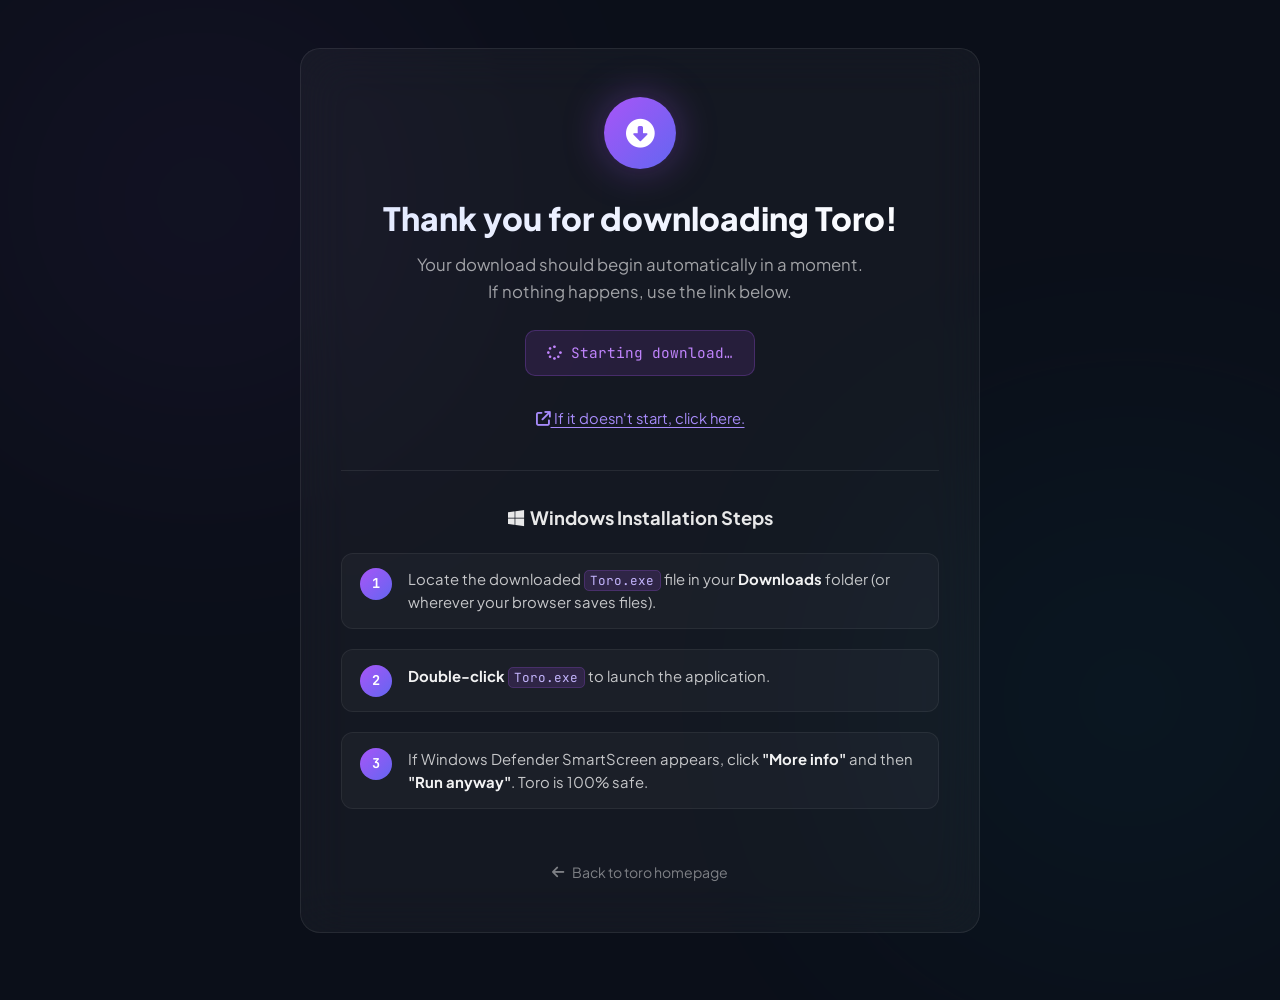
<file: thank-you.html>
<!DOCTYPE html>
<html lang="en">

<head>
    <meta charset="UTF-8">
    <meta name="viewport" content="width=device-width, initial-scale=1.0">
    <title>Thank You | Toro Download</title>
    <meta name="description"
        content="Your download of Toro is starting. Follow the simple installation steps to get AI-corrected dictation running on Windows.">

    <!-- Google Fonts -->
    <link rel="preconnect" href="https://fonts.googleapis.com">
    <link rel="preconnect" href="https://fonts.gstatic.com" crossorigin>
    <link
        href="https://fonts.googleapis.com/css2?family=JetBrains+Mono:wght@400;500;700&family=Plus+Jakarta+Sans:wght@400;500;600;700;800&display=swap"
        rel="stylesheet">

    <!-- Stylesheet -->
    <link rel="stylesheet" href="styles.css">

    <!-- FontAwesome Icons -->
    <link rel="stylesheet" href="https://cdnjs.cloudflare.com/ajax/libs/font-awesome/6.4.0/css/all.min.css">

    <style>
        /* ── Thank-You Page Specific Styles ── */
        .thankyou-wrapper {
            min-height: 100vh;
            display: flex;
            flex-direction: column;
            align-items: center;
            justify-content: center;
            padding: 3rem 1.5rem;
            position: relative;
            z-index: 1;
        }

        .thankyou-card {
            max-width: 680px;
            width: 100%;
            background: rgba(255, 255, 255, 0.04);
            border: 1px solid rgba(255, 255, 255, 0.08);
            border-radius: 20px;
            padding: 3rem 2.5rem;
            backdrop-filter: blur(24px);
            -webkit-backdrop-filter: blur(24px);
            text-align: center;
            animation: fadeInUp 0.6s ease-out forwards;
        }

        @keyframes fadeInUp {
            from {
                opacity: 0;
                transform: translateY(24px);
            }

            to {
                opacity: 1;
                transform: translateY(0);
            }
        }

        .thankyou-icon {
            width: 72px;
            height: 72px;
            border-radius: 50%;
            background: linear-gradient(135deg, #a855f7, #6366f1);
            display: flex;
            align-items: center;
            justify-content: center;
            margin: 0 auto 1.5rem;
            font-size: 1.8rem;
            color: #fff;
            box-shadow: 0 0 40px rgba(168, 85, 247, 0.35);
            animation: pulseGlow 2s ease-in-out infinite;
        }

        @keyframes pulseGlow {

            0%,
            100% {
                box-shadow: 0 0 30px rgba(168, 85, 247, 0.3);
            }

            50% {
                box-shadow: 0 0 50px rgba(168, 85, 247, 0.55);
            }
        }

        .thankyou-card h1 {
            font-family: 'Plus Jakarta Sans', sans-serif;
            font-size: 2rem;
            font-weight: 800;
            margin-bottom: 0.5rem;
            background: linear-gradient(135deg, #e0e7ff, #ffffff);
            -webkit-background-clip: text;
            -webkit-text-fill-color: transparent;
            background-clip: text;
        }

        .thankyou-card .subtitle {
            font-size: 1.05rem;
            color: rgba(255, 255, 255, 0.6);
            margin-bottom: 1.5rem;
            line-height: 1.6;
        }

        .download-spinner {
            display: inline-flex;
            align-items: center;
            gap: 0.6rem;
            background: rgba(168, 85, 247, 0.12);
            border: 1px solid rgba(168, 85, 247, 0.25);
            border-radius: 10px;
            padding: 0.65rem 1.3rem;
            font-size: 0.9rem;
            color: #c084fc;
            margin-bottom: 1.8rem;
            font-family: 'JetBrains Mono', monospace;
        }

        .download-spinner i {
            animation: spin 1s linear infinite;
        }

        @keyframes spin {
            from {
                transform: rotate(0deg);
            }

            to {
                transform: rotate(360deg);
            }
        }

        .manual-link {
            display: inline-block;
            color: #a78bfa;
            text-decoration: underline;
            text-underline-offset: 3px;
            font-size: 0.92rem;
            margin-bottom: 2.5rem;
            transition: color 0.2s ease;
        }

        .manual-link:hover {
            color: #c4b5fd;
        }

        /* ── Install Steps ── */
        .install-steps {
            text-align: left;
            border-top: 1px solid rgba(255, 255, 255, 0.08);
            padding-top: 2rem;
        }

        .install-steps h2 {
            font-family: 'Plus Jakarta Sans', sans-serif;
            font-size: 1.15rem;
            font-weight: 700;
            color: rgba(255, 255, 255, 0.9);
            margin-bottom: 1.25rem;
            text-align: center;
        }

        .step-item {
            display: flex;
            align-items: flex-start;
            gap: 1rem;
            margin-bottom: 1.25rem;
            padding: 0.9rem 1.1rem;
            background: rgba(255, 255, 255, 0.03);
            border: 1px solid rgba(255, 255, 255, 0.06);
            border-radius: 12px;
            transition: background 0.25s ease, border-color 0.25s ease;
        }

        .step-item:hover {
            background: rgba(255, 255, 255, 0.06);
            border-color: rgba(168, 85, 247, 0.2);
        }

        .step-num {
            flex-shrink: 0;
            width: 32px;
            height: 32px;
            border-radius: 50%;
            background: linear-gradient(135deg, #a855f7, #6366f1);
            color: #fff;
            font-weight: 700;
            font-size: 0.85rem;
            display: flex;
            align-items: center;
            justify-content: center;
            font-family: 'JetBrains Mono', monospace;
        }

        .step-text {
            color: rgba(255, 255, 255, 0.75);
            font-size: 0.93rem;
            line-height: 1.55;
        }

        .step-text strong {
            color: rgba(255, 255, 255, 0.95);
        }

        .step-text code {
            background: rgba(168, 85, 247, 0.15);
            border: 1px solid rgba(168, 85, 247, 0.2);
            padding: 0.1em 0.45em;
            border-radius: 5px;
            font-family: 'JetBrains Mono', monospace;
            font-size: 0.85em;
            color: #c4b5fd;
        }

        /* ── Back Link ── */
        .back-link {
            display: inline-flex;
            align-items: center;
            gap: 0.5rem;
            margin-top: 2rem;
            color: rgba(255, 255, 255, 0.45);
            font-size: 0.88rem;
            text-decoration: none;
            transition: color 0.2s ease;
        }

        .back-link:hover {
            color: rgba(255, 255, 255, 0.75);
        }

        /* ── Responsive ── */
        @media (max-width: 640px) {
            .thankyou-card {
                padding: 2rem 1.5rem;
            }

            .thankyou-card h1 {
                font-size: 1.55rem;
            }

            .step-item {
                padding: 0.75rem 0.9rem;
            }
        }
    </style>
</head>

<body>
    <!-- Background Glows -->
    <div class="glow-bg glow-purple"></div>
    <div class="glow-bg glow-cyan"></div>

    <div class="thankyou-wrapper">
        <div class="thankyou-card">
            <!-- Icon -->
            <div class="thankyou-icon">
                <i class="fa-solid fa-circle-down"></i>
            </div>

            <!-- Header -->
            <h1>Thank you for downloading Toro!</h1>
            <p class="subtitle">
                Your download should begin automatically in a moment.<br>
                If nothing happens, use the link below.
            </p>

            <!-- Spinner status -->
            <div class="download-spinner" id="download-status">
                <i class="fa-solid fa-spinner"></i> Starting download…
            </div>

            <br>

            <!-- Manual fallback -->
            <a href="#" class="manual-link" id="manual-download">
                <i class="fa-solid fa-arrow-up-right-from-square"></i>
                If it doesn't start, click here.
            </a>

            <!-- Install instructions -->
            <div class="install-steps">
                <h2><i class="fa-brands fa-windows"></i>&nbsp; Windows Installation Steps</h2>

                <div class="step-item">
                    <span class="step-num">1</span>
                    <span class="step-text">
                        Locate the downloaded <code>Toro.exe</code> file in your <strong>Downloads</strong> folder
                        (or wherever your browser saves files).
                    </span>
                </div>

                <div class="step-item">
                    <span class="step-num">2</span>
                    <span class="step-text">
                        <strong>Double-click</strong> <code>Toro.exe</code> to launch the application.
                    </span>
                </div>

                <div class="step-item">
                    <span class="step-num">3</span>
                    <span class="step-text">
                        If Windows Defender SmartScreen appears, click <strong>"More info"</strong> and then
                        <strong>"Run anyway"</strong>. Toro is 100% safe.
                    </span>
                </div>
            </div>

            <!-- Back to site -->
            <a href="/" class="back-link" id="back-to-home">
                <i class="fa-solid fa-arrow-left"></i> Back to toro homepage
            </a>
        </div>
    </div>

    <!-- Auto-download script -->
    <script>
        (function () {
            // ── CONFIGURATION ──────────────────────────────────────────────
            // Replace these placeholders with your actual GitHub values:
            var USERNAME = 'ramprasanth0';
            var REPO = 'Toro-app';
            var APP_NAME = 'Toro';   // Downloads Toro.exe from the latest release
            // ────────────────────────────────────────────────────────────────

            var downloadURL = 'https://github.com/' + USERNAME + '/' + REPO + '/releases/latest/download/' + APP_NAME + '.exe';

            // Set the manual fallback link href immediately
            var manualLink = document.getElementById('manual-download');
            if (manualLink) {
                manualLink.href = downloadURL;
            }

            // Auto-trigger download after 1500ms
            window.onload = function () {
                setTimeout(function () {
                    window.location.href = downloadURL;

                    // Update spinner to "complete" state
                    var status = document.getElementById('download-status');
                    if (status) {
                        status.innerHTML = '<i class="fa-solid fa-circle-check"></i> Download started!';
                        status.style.color = '#4ade80';
                        status.style.borderColor = 'rgba(74, 222, 128, 0.25)';
                        status.style.background = 'rgba(74, 222, 128, 0.1)';
                    }
                }, 1500);
            };
        })();
    </script>
</body>

</html>
</file>
<file: styles.css>
/* ==========================================================================
   Toro.ai Premium CSS Style Sheet
   ========================================================================== */

/* Variables & Design System */
:root {
    --bg-color: #0b0f19;
    --card-bg: rgba(22, 28, 45, 0.45);
    --card-border: rgba(255, 255, 255, 0.06);
    --card-hover-border: rgba(99, 102, 241, 0.4);
    
    --text-primary: #f8fafc;
    --text-secondary: #94a3b8;
    --text-muted: #64748b;
    
    --primary: #6366f1; /* Indigo */
    --primary-glow: rgba(99, 102, 241, 0.15);
    --secondary: #a855f7; /* Purple */
    --accent: #06b6d4; /* Cyan */
    --accent-glow: rgba(6, 182, 212, 0.15);
    --success: #10b981; /* Green */
    
    --font-sans: 'Plus Jakarta Sans', -apple-system, BlinkMacSystemFont, "Segoe UI", Roboto, sans-serif;
    --font-mono: 'JetBrains Mono', 'Fira Code', monospace;
    
    --transition-smooth: all 0.3s cubic-bezier(0.4, 0, 0.2, 1);
}

/* Base Styles */
* {
    margin: 0;
    padding: 0;
    box-sizing: border-box;
}

body {
    background-color: var(--bg-color);
    color: var(--text-primary);
    font-family: var(--font-sans);
    line-height: 1.6;
    overflow-x: hidden;
    position: relative;
}

/* Background Glow Blobs */
.glow-bg {
    position: absolute;
    width: 600px;
    height: 600px;
    border-radius: 50%;
    filter: blur(140px);
    opacity: 0.12;
    pointer-events: none;
    z-index: 0;
}

.glow-purple {
    top: -100px;
    left: -100px;
    background: radial-gradient(circle, var(--secondary) 0%, transparent 70%);
}

.glow-cyan {
    top: 400px;
    right: -150px;
    background: radial-gradient(circle, var(--accent) 0%, transparent 70%);
}

/* Scrollbar Customization */
::-webkit-scrollbar {
    width: 8px;
}

::-webkit-scrollbar-track {
    background: var(--bg-color);
}

::-webkit-scrollbar-thumb {
    background: rgba(255, 255, 255, 0.1);
    border-radius: 4px;
}

::-webkit-scrollbar-thumb:hover {
    background: var(--primary);
}

/* Navigation Navbar */
.navbar {
    position: fixed;
    top: 0;
    left: 0;
    width: 100%;
    z-index: 100;
    backdrop-filter: blur(16px);
    -webkit-backdrop-filter: blur(16px);
    background-color: rgba(11, 15, 25, 0.7);
    border-bottom: 1px solid var(--card-border);
    transition: var(--transition-smooth);
}

.nav-container {
    max-width: 1200px;
    margin: 0 auto;
    padding: 1.25rem 2rem;
    display: flex;
    justify-content: space-between;
    align-items: center;
}

.nav-logo {
    display: flex;
    align-items: center;
    text-decoration: none;
    gap: 0.5rem;
}

.logo-icon {
    display: flex;
    align-items: center;
}

.logo-img-icon {
    width: 28px;
    height: 28px;
    object-fit: contain;
}

.footer-logo-img {
    margin-right: 0.5rem;
}

.logo-text {
    font-weight: 800;
    font-size: 1.5rem;
    letter-spacing: -0.5px;
    color: var(--text-primary);
}

.logo-accent {
    color: var(--accent);
}

.nav-links {
    display: flex;
    gap: 2.5rem;
}

.nav-item {
    text-decoration: none;
    color: var(--text-secondary);
    font-size: 0.95rem;
    font-weight: 500;
    transition: var(--transition-smooth);
}

.nav-item:hover {
    color: var(--text-primary);
    text-shadow: 0 0 10px rgba(255, 255, 255, 0.2);
}

.nav-actions {
    display: flex;
    align-items: center;
    gap: 1.25rem;
}

.github-btn {
    color: var(--text-secondary);
    font-size: 1.4rem;
    transition: var(--transition-smooth);
    text-decoration: none;
}

.github-btn:hover {
    color: var(--text-primary);
    transform: scale(1.1);
}

.cta-nav-btn {
    text-decoration: none;
    color: var(--bg-color);
    background-color: var(--text-primary);
    padding: 0.6rem 1.2rem;
    border-radius: 99px;
    font-weight: 600;
    font-size: 0.9rem;
    transition: var(--transition-smooth);
}

.cta-nav-btn:hover {
    background-color: var(--accent);
    box-shadow: 0 0 15px rgba(6, 182, 212, 0.4);
    transform: translateY(-1px);
}

/* Sections Global Styling */
section {
    padding: 7rem 2rem 5rem 2rem;
    position: relative;
    z-index: 1;
}

.section-container {
    max-width: 1200px;
    margin: 0 auto;
}

.section-header {
    text-align: center;
    max-width: 700px;
    margin: 0 auto 4rem auto;
}

.section-badge {
    display: inline-block;
    font-size: 0.8rem;
    font-weight: 700;
    text-transform: uppercase;
    letter-spacing: 2px;
    color: var(--accent);
    margin-bottom: 0.75rem;
    background: var(--accent-glow);
    padding: 0.35rem 0.85rem;
    border-radius: 99px;
    border: 1px solid rgba(6, 182, 212, 0.2);
}

.section-title {
    font-size: 2.5rem;
    font-weight: 800;
    letter-spacing: -1px;
    margin-bottom: 1rem;
    background: linear-gradient(135deg, #fff 0%, #a5b4fc 100%);
    -webkit-background-clip: text;
    background-clip: text;
    -webkit-text-fill-color: transparent;
}

.section-description {
    color: var(--text-secondary);
    font-size: 1.1rem;
}

/* Hero Section */
.hero-section {
    padding-top: 10rem;
    padding-bottom: 6rem;
    text-align: center;
}

.hero-container {
    max-width: 900px;
    margin: 0 auto;
    display: flex;
    flex-direction: column;
    align-items: center;
}

.badge-container {
    margin-bottom: 1.5rem;
}

.hero-badge {
    display: flex;
    align-items: center;
    gap: 0.5rem;
    font-size: 0.85rem;
    font-weight: 600;
    color: var(--primary);
    background: var(--primary-glow);
    padding: 0.45rem 1rem;
    border-radius: 99px;
    border: 1px solid rgba(99, 102, 241, 0.25);
}

.hero-title {
    font-size: 4rem;
    font-weight: 850;
    line-height: 1.15;
    letter-spacing: -2px;
    margin-bottom: 1.5rem;
    color: var(--text-primary);
}

.gradient-text {
    background: linear-gradient(135deg, var(--primary) 0%, var(--accent) 100%);
    -webkit-background-clip: text;
    background-clip: text;
    -webkit-text-fill-color: transparent;
}

.hero-subtitle {
    font-size: 1.3rem;
    color: var(--text-secondary);
    max-width: 750px;
    margin-bottom: 3rem;
    line-height: 1.5;
}

.hero-ctas {
    display: flex;
    flex-wrap: wrap;
    justify-content: center;
    gap: 1.25rem;
    margin-bottom: 5rem;
}

.hero-cta-primary {
    display: inline-flex;
    align-items: center;
    gap: 0.75rem;
    text-decoration: none;
    color: #fff;
    background: linear-gradient(135deg, var(--primary) 0%, var(--secondary) 100%);
    padding: 1rem 2.25rem;
    border-radius: 12px;
    font-weight: 700;
    font-size: 1.05rem;
    transition: var(--transition-smooth);
    box-shadow: 0 4px 20px rgba(99, 102, 241, 0.35);
}

.hero-cta-primary:hover {
    transform: translateY(-2px);
    box-shadow: 0 6px 30px rgba(99, 102, 241, 0.55);
}

.hero-cta-secondary {
    display: inline-flex;
    align-items: center;
    gap: 0.5rem;
    text-decoration: none;
    color: var(--text-primary);
    background: rgba(255, 255, 255, 0.05);
    padding: 1rem 2rem;
    border-radius: 12px;
    border: 1px solid var(--card-border);
    font-weight: 600;
    font-size: 1.05rem;
    transition: var(--transition-smooth);
}

.hero-cta-secondary:hover {
    background: rgba(255, 255, 255, 0.1);
    border-color: var(--text-secondary);
    transform: translateY(-2px);
}

.hero-cta-macos {
    display: inline-flex;
    align-items: center;
    gap: 0.5rem;
    color: var(--text-muted);
    background: rgba(255, 255, 255, 0.02);
    padding: 1rem 1.5rem;
    border-radius: 12px;
    border: 1px dashed rgba(255, 255, 255, 0.15);
    font-weight: 600;
    font-size: 1.05rem;
    cursor: not-allowed;
    user-select: none;
}

.soon-badge {
    background: rgba(168, 85, 247, 0.12);
    color: #c4b5fd;
    font-size: 0.75rem;
    font-weight: 800;
    text-transform: uppercase;
    padding: 0.2rem 0.5rem;
    border-radius: 6px;
    margin-left: 0.25rem;
    border: 1px solid rgba(168, 85, 247, 0.25);
    letter-spacing: 0.5px;
}

.hero-metrics {
    display: flex;
    align-items: center;
    justify-content: center;
    gap: 3rem;
    width: 100%;
    max-width: 800px;
    border-top: 1px solid var(--card-border);
    padding-top: 3rem;
}

.metric-card {
    display: flex;
    flex-direction: column;
    gap: 0.25rem;
}

.metric-num {
    font-size: 2.25rem;
    font-weight: 800;
    color: var(--text-primary);
    font-family: var(--font-sans);
    line-height: 1;
}

.metric-label {
    font-size: 0.85rem;
    color: var(--text-muted);
    font-weight: 600;
    text-transform: uppercase;
    letter-spacing: 1px;
}

.divider {
    width: 1px;
    height: 40px;
    background-color: var(--card-border);
}

/* Interactive Simulator */
.simulator-widget {
    background: var(--card-bg);
    border: 1px solid var(--card-border);
    border-radius: 20px;
    padding: 2rem;
    backdrop-filter: blur(20px);
    -webkit-backdrop-filter: blur(20px);
    box-shadow: 0 20px 50px rgba(0, 0, 0, 0.3);
}

.simulator-tabs {
    display: flex;
    gap: 0.75rem;
    margin-bottom: 2rem;
    border-bottom: 1px solid var(--card-border);
    padding-bottom: 1rem;
}

.sim-tab {
    background: none;
    border: none;
    color: var(--text-secondary);
    padding: 0.75rem 1.5rem;
    font-family: var(--font-sans);
    font-size: 0.95rem;
    font-weight: 600;
    cursor: pointer;
    border-radius: 8px;
    transition: var(--transition-smooth);
    display: flex;
    align-items: center;
    gap: 0.5rem;
}

.sim-tab:hover {
    color: var(--text-primary);
    background: rgba(255, 255, 255, 0.03);
}

.sim-tab.active {
    color: var(--primary);
    background: var(--primary-glow);
    border: 1px solid rgba(99, 102, 241, 0.2);
}

.simulator-body {
    display: grid;
    grid-template-columns: 1fr 1.2fr;
    gap: 1.5rem;
    align-items: stretch;
}

.sim-panel {
    background: rgba(11, 15, 25, 0.6);
    border: 1px solid var(--card-border);
    border-radius: 14px;
    padding: 1.5rem;
    display: flex;
    flex-direction: column;
    justify-content: space-between;
}

.panel-header {
    display: flex;
    justify-content: space-between;
    align-items: center;
    border-bottom: 1px solid var(--card-border);
    padding-bottom: 0.75rem;
    margin-bottom: 1.25rem;
}

.panel-title {
    font-size: 0.9rem;
    font-weight: 700;
    color: var(--text-primary);
    text-transform: uppercase;
    letter-spacing: 1px;
    display: flex;
    align-items: center;
    gap: 0.5rem;
}

.audio-timer, .copy-status {
    font-family: var(--font-mono);
    font-size: 0.85rem;
    color: var(--text-muted);
}

.copy-status.active {
    color: var(--success);
    font-weight: 600;
}

.audio-visualizer-box {
    background: rgba(0, 0, 0, 0.2);
    border: 1px solid rgba(255, 255, 255, 0.03);
    border-radius: 10px;
    padding: 1.5rem;
    min-height: 180px;
    display: flex;
    flex-direction: column;
    justify-content: center;
    align-items: center;
    gap: 1.5rem;
    margin-bottom: 1.5rem;
}

.visualizer-bars {
    display: flex;
    align-items: center;
    gap: 4px;
    height: 40px;
}

.visualizer-bars .bar {
    width: 4px;
    height: 100%;
    background-color: var(--text-muted);
    border-radius: 2px;
    transition: var(--transition-smooth);
}

/* Wave Playing Animation */
.visualizer-bars.playing .bar {
    background-color: var(--accent);
    animation: bounce 1s ease-in-out infinite alternate;
}

.visualizer-bars.playing .bar:nth-child(2) { animation-delay: 0.1s; }
.visualizer-bars.playing .bar:nth-child(3) { animation-delay: 0.25s; }
.visualizer-bars.playing .bar:nth-child(4) { animation-delay: 0.15s; }
.visualizer-bars.playing .bar:nth-child(5) { animation-delay: 0.4s; }
.visualizer-bars.playing .bar:nth-child(6) { animation-delay: 0.2s; }
.visualizer-bars.playing .bar:nth-child(7) { animation-delay: 0.3s; }
.visualizer-bars.playing .bar:nth-child(8) { animation-delay: 0.45s; }
.visualizer-bars.playing .bar:nth-child(9) { animation-delay: 0.1s; }
.visualizer-bars.playing .bar:nth-child(10) { animation-delay: 0.35s; }
.visualizer-bars.playing .bar:nth-child(11) { animation-delay: 0.2s; }
.visualizer-bars.playing .bar:nth-child(12) { animation-delay: 0.4s; }
.visualizer-bars.playing .bar:nth-child(13) { animation-delay: 0.15s; }
.visualizer-bars.playing .bar:nth-child(14) { animation-delay: 0.3s; }
.visualizer-bars.playing .bar:nth-child(15) { animation-delay: 0.25s; }

@keyframes bounce {
    0% { height: 10%; }
    100% { height: 100%; }
}

.spoken-transcript {
    font-size: 1.05rem;
    color: var(--text-secondary);
    text-align: center;
    font-style: italic;
    font-weight: 500;
}

.play-audio-btn {
    width: 100%;
    background: rgba(255, 255, 255, 0.05);
    color: var(--text-primary);
    border: 1px solid var(--card-border);
    padding: 0.85rem;
    border-radius: 8px;
    font-family: var(--font-sans);
    font-weight: 700;
    cursor: pointer;
    transition: var(--transition-smooth);
    display: flex;
    align-items: center;
    justify-content: center;
    gap: 0.5rem;
}

.play-audio-btn:hover {
    background: var(--primary);
    box-shadow: 0 4px 15px rgba(99, 102, 241, 0.3);
    border-color: var(--primary);
}

/* Center Pipeline Animation */
.pipeline-connector {
    display: flex;
    flex-direction: column;
    justify-content: center;
    align-items: center;
    gap: 2rem;
    position: relative;
}

.pipeline-line {
    position: absolute;
    width: 2px;
    height: 80%;
    background: linear-gradient(to bottom, var(--accent) 0%, var(--primary) 50%, var(--success) 100%);
    opacity: 0.2;
    z-index: 0;
}

.pipeline-node {
    width: 48px;
    height: 48px;
    border-radius: 50%;
    background: rgba(22, 28, 45, 0.9);
    border: 1px solid var(--card-border);
    display: flex;
    align-items: center;
    justify-content: center;
    color: var(--text-muted);
    font-size: 1.1rem;
    z-index: 1;
    position: relative;
    transition: var(--transition-smooth);
}

.pipeline-node.active {
    color: #fff;
    border-color: var(--primary);
    box-shadow: 0 0 15px var(--primary-glow);
    transform: scale(1.1);
}

.pipeline-node#node-stt.active {
    border-color: var(--accent);
    box-shadow: 0 0 15px var(--accent-glow);
}

.pipeline-node#node-paste.active {
    border-color: var(--success);
    box-shadow: 0 0 15px rgba(16, 185, 129, 0.2);
}

.node-tooltip {
    position: absolute;
    bottom: -22px;
    font-size: 0.65rem;
    font-weight: 700;
    text-transform: uppercase;
    letter-spacing: 1px;
    color: var(--text-muted);
    white-space: nowrap;
}

.pipeline-node.active .node-tooltip {
    color: var(--text-primary);
}

/* Output Editor */
.editor-mockup {
    background: #05070c;
    border: 1px solid rgba(255, 255, 255, 0.03);
    border-radius: 10px;
    padding: 1.25rem;
    display: flex;
    font-family: var(--font-mono);
    min-height: 250px;
    flex-grow: 1;
}

/* Quickstart Guide Inline Classes */
.inline-code {
    background: rgba(255, 255, 255, 0.08);
    color: var(--text-primary);
    padding: 0.2rem 0.4rem;
    border-radius: 4px;
    font-family: var(--font-mono);
    font-size: 0.9em;
    border: 1px solid rgba(255, 255, 255, 0.05);
}

.highlight-link {
    color: var(--primary);
    text-decoration: none;
    font-weight: 600;
    transition: var(--transition-smooth);
}

.highlight-link:hover {
    color: var(--accent);
    text-decoration: underline;
}

.editor-content-area {
    color: var(--text-primary);
    font-size: 0.95rem;
    line-height: 1.6;
    white-space: pre-wrap;
    flex-grow: 1;
}

.editor-pasted-text {
    color: var(--text-secondary);
}

.editor-pasted-text.active {
    color: #a5b4fc;
}

/* Feature Grid */
.features-grid {
    display: grid;
    grid-template-columns: repeat(auto-fill, minmax(350px, 1fr));
    gap: 2rem;
}

.feature-card {
    background: var(--card-bg);
    border: 1px solid var(--card-border);
    border-radius: 16px;
    padding: 2.25rem;
    transition: var(--transition-smooth);
    display: flex;
    flex-direction: column;
    align-items: flex-start;
}

.feature-card:hover {
    border-color: var(--card-hover-border);
    box-shadow: 0 10px 30px rgba(99, 102, 241, 0.05);
    transform: translateY(-3px);
}

.card-icon-container {
    width: 48px;
    height: 48px;
    border-radius: 10px;
    display: flex;
    align-items: center;
    justify-content: center;
    font-size: 1.25rem;
    margin-bottom: 1.5rem;
}

.purple-tint { background: rgba(99, 102, 241, 0.1); color: var(--primary); }
.blue-tint { background: rgba(168, 85, 247, 0.1); color: var(--secondary); }
.cyan-tint { background: rgba(6, 182, 212, 0.1); color: var(--accent); }
.orange-tint { background: rgba(249, 115, 22, 0.1); color: #f97316; }
.pink-tint { background: rgba(236, 72, 153, 0.1); color: #ec4899; }
.green-tint { background: rgba(16, 185, 129, 0.1); color: var(--success); }

.card-title {
    font-size: 1.25rem;
    font-weight: 700;
    margin-bottom: 0.75rem;
    color: var(--text-primary);
}

.card-text {
    color: var(--text-secondary);
    font-size: 0.95rem;
    line-height: 1.5;
}

/* Visual Diagrams Showcase */
.diagrams-section {
    background: rgba(11, 15, 25, 0.4);
    border-top: 1px solid var(--card-border);
    border-bottom: 1px solid var(--card-border);
}

.diagrams-container {
    display: flex;
    flex-direction: column;
    gap: 3.5rem;
    max-width: 950px;
    margin: 0 auto;
}

.diagram-card {
    background: var(--card-bg);
    border: 1px solid var(--card-border);
    border-radius: 20px;
    padding: 2.5rem;
    backdrop-filter: blur(20px);
    -webkit-backdrop-filter: blur(20px);
    box-shadow: 0 15px 35px rgba(0, 0, 0, 0.2);
    transition: var(--transition-smooth);
}

.diagram-card:hover {
    border-color: var(--card-hover-border);
    box-shadow: 0 20px 45px rgba(99, 102, 241, 0.08);
}

.diagram-card h3 {
    font-size: 1.4rem;
    font-weight: 750;
    margin-bottom: 0.5rem;
    color: var(--text-primary);
    display: flex;
    align-items: center;
    gap: 0.75rem;
}

.diagram-card h3 i {
    color: var(--accent);
}

.diagram-caption {
    color: var(--text-secondary);
    font-size: 0.95rem;
    margin-bottom: 1.75rem;
}

.diagram-img-wrapper {
    background: rgba(0, 0, 0, 0.25);
    border-radius: 12px;
    padding: 1rem;
    border: 1px solid rgba(255, 255, 255, 0.03);
    overflow: hidden;
    display: flex;
    justify-content: center;
    align-items: center;
}

.diagram-img {
    max-width: 100%;
    height: auto;
    border-radius: 8px;
    transition: var(--transition-smooth);
}

.diagram-img:hover {
    transform: scale(1.008);
}

/* Quickstart Guide */
.guide-steps {
    display: flex;
    flex-direction: column;
    gap: 2.5rem;
    max-width: 800px;
    margin: 0 auto;
}

.guide-step {
    display: flex;
    gap: 2rem;
    align-items: flex-start;
}

.step-circle {
    width: 48px;
    height: 48px;
    border-radius: 50%;
    background: var(--primary);
    color: #fff;
    font-weight: 700;
    font-size: 1.25rem;
    display: flex;
    align-items: center;
    justify-content: center;
    flex-shrink: 0;
    box-shadow: 0 4px 15px rgba(99, 102, 241, 0.4);
}

.step-info {
    flex-grow: 1;
}

.step-info h3 {
    font-size: 1.3rem;
    font-weight: 700;
    margin-bottom: 0.5rem;
}

.step-info p {
    color: var(--text-secondary);
    margin-bottom: 1.25rem;
}

.inner-link {
    color: var(--accent);
    text-decoration: none;
    font-weight: 600;
    transition: var(--transition-smooth);
}

.inner-link:hover {
    text-decoration: underline;
}

.code-editor-box {
    background: #05070c;
    border: 1px solid var(--card-border);
    border-radius: 10px;
    overflow: hidden;
}

.code-header {
    background: rgba(255, 255, 255, 0.02);
    border-bottom: 1px solid var(--card-border);
    padding: 0.75rem 1.25rem;
    display: flex;
    justify-content: space-between;
    align-items: center;
    font-family: var(--font-mono);
    font-size: 0.85rem;
    color: var(--text-muted);
}

.copy-code-btn {
    background: none;
    border: none;
    color: var(--text-secondary);
    cursor: pointer;
    font-size: 0.8rem;
    font-weight: 600;
    transition: var(--transition-smooth);
}

.copy-code-btn:hover {
    color: var(--text-primary);
}

.code-editor-box pre {
    padding: 1.25rem;
    font-family: var(--font-mono);
    font-size: 0.9rem;
    overflow-x: auto;
    color: #e2e8f0;
}

/* Footer Section */
.site-footer {
    background: #05070c;
    border-top: 1px solid var(--card-border);
    padding: 5rem 2rem 2rem 2rem;
    position: relative;
    z-index: 1;
}

.footer-container {
    max-width: 1200px;
    margin: 0 auto 3rem auto;
    display: grid;
    grid-template-columns: 1.5fr 1fr;
    gap: 4rem;
}

.footer-logo {
    font-size: 1.6rem;
    font-weight: 800;
    display: block;
    margin-bottom: 1rem;
}

.footer-left p {
    color: var(--text-secondary);
    max-width: 400px;
    font-size: 0.95rem;
}

.footer-right {
    display: flex;
    justify-content: space-between;
    gap: 3rem;
}

.footer-col {
    display: flex;
    flex-direction: column;
    gap: 0.85rem;
}

.footer-col h4 {
    font-size: 0.9rem;
    text-transform: uppercase;
    letter-spacing: 1px;
    color: var(--text-muted);
    font-weight: 700;
    margin-bottom: 0.5rem;
}

.footer-col a {
    text-decoration: none;
    color: var(--text-secondary);
    font-size: 0.9rem;
    transition: var(--transition-smooth);
}

.footer-col a:hover {
    color: var(--text-primary);
}

.footer-bottom {
    max-width: 1200px;
    margin: 0 auto;
    border-top: 1px solid rgba(255, 255, 255, 0.05);
    padding-top: 2rem;
    display: flex;
    justify-content: space-between;
    align-items: center;
    color: var(--text-muted);
    font-size: 0.85rem;
}

.github-footer-link {
    color: var(--text-secondary);
    text-decoration: none;
    display: flex;
    align-items: center;
    gap: 0.5rem;
    font-weight: 600;
    transition: var(--transition-smooth);
}

.github-footer-link:hover {
    color: var(--text-primary);
}

/* Speed Comparison Visual */
.speed-section {
    background: rgba(11, 15, 25, 0.4);
    border-top: 1px solid var(--card-border);
    border-bottom: 1px solid var(--card-border);
}

.speed-visual-container {
    display: grid;
    grid-template-columns: 1fr auto 1fr;
    gap: 2.5rem;
    align-items: start;
    max-width: 1000px;
    margin: 0 auto;
}

.speed-column-header {
    margin-bottom: 1.5rem;
}

.speed-label {
    display: inline-flex;
    align-items: center;
    gap: 0.5rem;
    font-size: 0.85rem;
    font-weight: 700;
    text-transform: uppercase;
    letter-spacing: 1.5px;
    padding: 0.4rem 1rem;
    border-radius: 99px;
}

.old-label {
    color: #f87171;
    background: rgba(248, 113, 113, 0.1);
    border: 1px solid rgba(248, 113, 113, 0.2);
}

.toro-label {
    color: var(--accent);
    background: var(--accent-glow);
    border: 1px solid rgba(6, 182, 212, 0.2);
}

.speed-bars-container {
    display: flex;
    flex-direction: column;
    gap: 1rem;
}

.speed-bar-row {
    display: flex;
    flex-direction: column;
    gap: 0.35rem;
}

.speed-bar-label {
    font-size: 0.8rem;
    font-weight: 600;
    color: var(--text-muted);
    font-family: var(--font-mono);
}

.speed-bar-track {
    background: rgba(255, 255, 255, 0.04);
    border: 1px solid rgba(255, 255, 255, 0.05);
    border-radius: 8px;
    height: 40px;
    overflow: hidden;
    position: relative;
}

.speed-bar {
    height: 100%;
    border-radius: 8px;
    display: flex;
    align-items: center;
    justify-content: flex-end;
    padding-right: 0.75rem;
    transition: width 1.2s cubic-bezier(0.25, 0.46, 0.45, 0.94);
    min-width: fit-content;
}

.speed-bar-old {
    background: linear-gradient(90deg, rgba(248, 113, 113, 0.25) 0%, rgba(248, 113, 113, 0.45) 100%);
    border: 1px solid rgba(248, 113, 113, 0.3);
}

.speed-bar-toro {
    background: linear-gradient(90deg, rgba(6, 182, 212, 0.25) 0%, rgba(6, 182, 212, 0.5) 100%);
    border: 1px solid rgba(6, 182, 212, 0.35);
}

.speed-bar-time {
    font-family: var(--font-mono);
    font-size: 0.78rem;
    font-weight: 700;
    white-space: nowrap;
    padding: 0 0.5rem;
}

.speed-bar-old .speed-bar-time {
    color: #fca5a5;
}

.speed-bar-toro .speed-bar-time {
    color: #67e8f9;
}

.speed-divider {
    display: flex;
    align-items: center;
    justify-content: center;
    padding-top: 4.5rem;
}

.speed-vs {
    font-weight: 800;
    font-size: 1rem;
    color: var(--text-muted);
    background: rgba(255, 255, 255, 0.05);
    border: 1px solid var(--card-border);
    padding: 0.6rem 1rem;
    border-radius: 10px;
    letter-spacing: 2px;
}

.speed-takeaway {
    display: flex;
    align-items: center;
    gap: 1rem;
    max-width: 700px;
    margin: 3.5rem auto 0;
    background: rgba(16, 185, 129, 0.06);
    border: 1px solid rgba(16, 185, 129, 0.15);
    border-radius: 14px;
    padding: 1.25rem 1.75rem;
}

.takeaway-icon {
    font-size: 1.5rem;
    color: var(--success);
    flex-shrink: 0;
}

.speed-takeaway p {
    color: rgba(255, 255, 255, 0.7);
    font-size: 0.93rem;
    line-height: 1.55;
}

/* Privacy Trust Section */
.privacy-section {
    padding: 2rem 2rem 4rem 2rem;
}

.privacy-strip {
    display: flex;
    align-items: stretch;
    gap: 0;
    max-width: 960px;
    margin: 0 auto;
    background: rgba(22, 28, 45, 0.35);
    border: 1px solid rgba(255, 255, 255, 0.06);
    border-radius: 20px;
    padding: 2.5rem 3rem;
    backdrop-filter: blur(20px);
    -webkit-backdrop-filter: blur(20px);
    position: relative;
    overflow: hidden;
    transition: var(--transition-smooth);
}

.privacy-strip::before {
    content: '';
    position: absolute;
    top: 0;
    left: 0;
    right: 0;
    height: 1px;
    background: linear-gradient(90deg, transparent 0%, rgba(16, 185, 129, 0.4) 30%, rgba(6, 182, 212, 0.4) 70%, transparent 100%);
}

.privacy-strip:hover {
    border-color: rgba(16, 185, 129, 0.15);
    box-shadow: 0 8px 40px rgba(16, 185, 129, 0.04);
}

.privacy-pillar {
    flex: 1;
    display: flex;
    align-items: flex-start;
    gap: 1.25rem;
    padding: 0.5rem 0;
}

.privacy-icon-ring {
    width: 48px;
    height: 48px;
    border-radius: 14px;
    display: flex;
    align-items: center;
    justify-content: center;
    font-size: 1.2rem;
    flex-shrink: 0;
    background: rgba(16, 185, 129, 0.08);
    color: var(--success);
    border: 1px solid rgba(16, 185, 129, 0.15);
    transition: var(--transition-smooth);
}

.privacy-pillar:hover .privacy-icon-ring {
    background: rgba(16, 185, 129, 0.14);
    border-color: rgba(16, 185, 129, 0.3);
    box-shadow: 0 0 20px rgba(16, 185, 129, 0.1);
    transform: scale(1.05);
}

.privacy-pillar-content {
    display: flex;
    flex-direction: column;
    gap: 0.4rem;
}

.privacy-pillar-title {
    font-size: 1.1rem;
    font-weight: 700;
    color: var(--text-primary);
    letter-spacing: -0.3px;
}

.privacy-pillar-text {
    font-size: 0.88rem;
    color: var(--text-secondary);
    line-height: 1.55;
}

.privacy-divider-line {
    width: 1px;
    background: linear-gradient(to bottom, transparent 0%, rgba(255, 255, 255, 0.08) 30%, rgba(255, 255, 255, 0.08) 70%, transparent 100%);
    margin: 0 2.5rem;
    flex-shrink: 0;
}

/* Responsive Breakpoints */
@media (max-width: 968px) {
    .nav-links { display: none; }
    
    .hero-title { font-size: 3rem; }
    
    .simulator-body {
        grid-template-columns: 1fr;
        gap: 2rem;
    }
    
    .pipeline-connector {
        flex-direction: row;
        width: 100%;
        height: 60px;
    }
    
    .pipeline-line {
        width: 80%;
        height: 2px;
        background: linear-gradient(to right, var(--accent) 0%, var(--primary) 50%, var(--success) 100%);
    }
    
    .node-tooltip {
        bottom: -25px;
    }
    
    .architecture-content {
        grid-template-columns: 1fr;
        gap: 3rem;
    }

    .speed-visual-container {
        grid-template-columns: 1fr;
        gap: 1.5rem;
    }

    .speed-divider {
        padding-top: 0;
    }

    .privacy-strip {
        flex-direction: column;
        padding: 2rem;
    }

    .privacy-divider-line {
        width: 100%;
        height: 1px;
        margin: 1.5rem 0;
        background: linear-gradient(90deg, transparent 0%, rgba(255, 255, 255, 0.08) 30%, rgba(255, 255, 255, 0.08) 70%, transparent 100%);
    }
    
    .footer-container {
        grid-template-columns: 1fr;
        gap: 3rem;
    }
    
    .footer-right {
        justify-content: flex-start;
        gap: 5rem;
    }
}

@media (max-width: 576px) {
    .hero-title { font-size: 2.25rem; }
    .hero-metrics { flex-direction: column; gap: 2rem; }
    .divider { display: none; }
    .features-grid { grid-template-columns: 1fr; }
    .guide-step { flex-direction: column; gap: 1rem; }
    .footer-right { flex-direction: column; gap: 2rem; }
}
</file>
